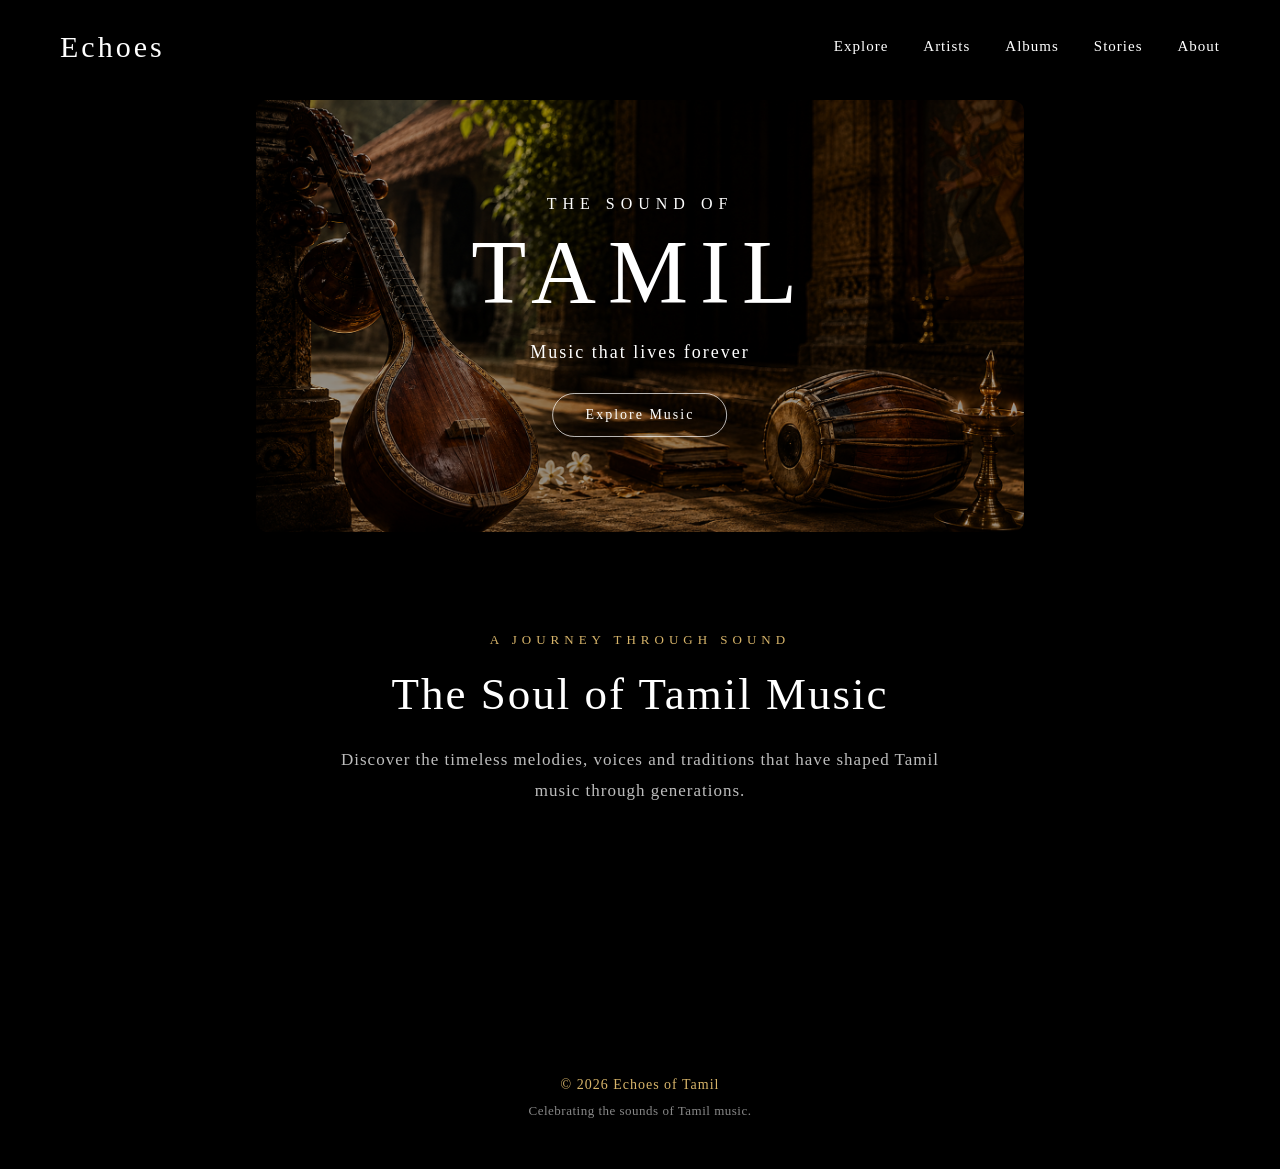
<file: index.html>
<!DOCTYPE html>
<html lang="en">

<head>
    <meta charset="UTF-8">
    <meta name="viewport" content="width=device-width, initial-scale=1.0">
    <title>Echoes of Tamil</title>
    <link rel="stylesheet" href="index.css">
</head>

<body>
    <header>
        <h2>Echoes</h2>
        <nav>
            <a href="explore.html">Explore</a>
            <a href="artists.html">Artists</a>
            <a href="albums.html">Albums</a>
            <a href="stories.html">Stories</a>
            <a href="about.html">About</a>
        </nav>
    </header>
    <section class="hero">
        <img src="Tamil - Copy.png" alt="Tamil Music">
        <div class="hero-content">
            <p class="small-title">THE SOUND OF</p>
            <h1>TAMIL</h1>
            <p class="tagline">Music that lives forever</p>
            <a href="explore.html">Explore Music</a>
        </div>
    </section>
    <section class="intro">
        <p class="intro-small">A JOURNEY THROUGH SOUND</p>
        <h2>The Soul of Tamil Music</h2>
        <p class="intro-text">
            Discover the timeless melodies, voices and traditions
            that have shaped Tamil music through generations.
        </p>

    </section>
    <footer>
        <p>© 2026 Echoes of Tamil</p>
        <p>Celebrating the sounds of Tamil music.</p>
    </footer>
</body>

</html>
</file>
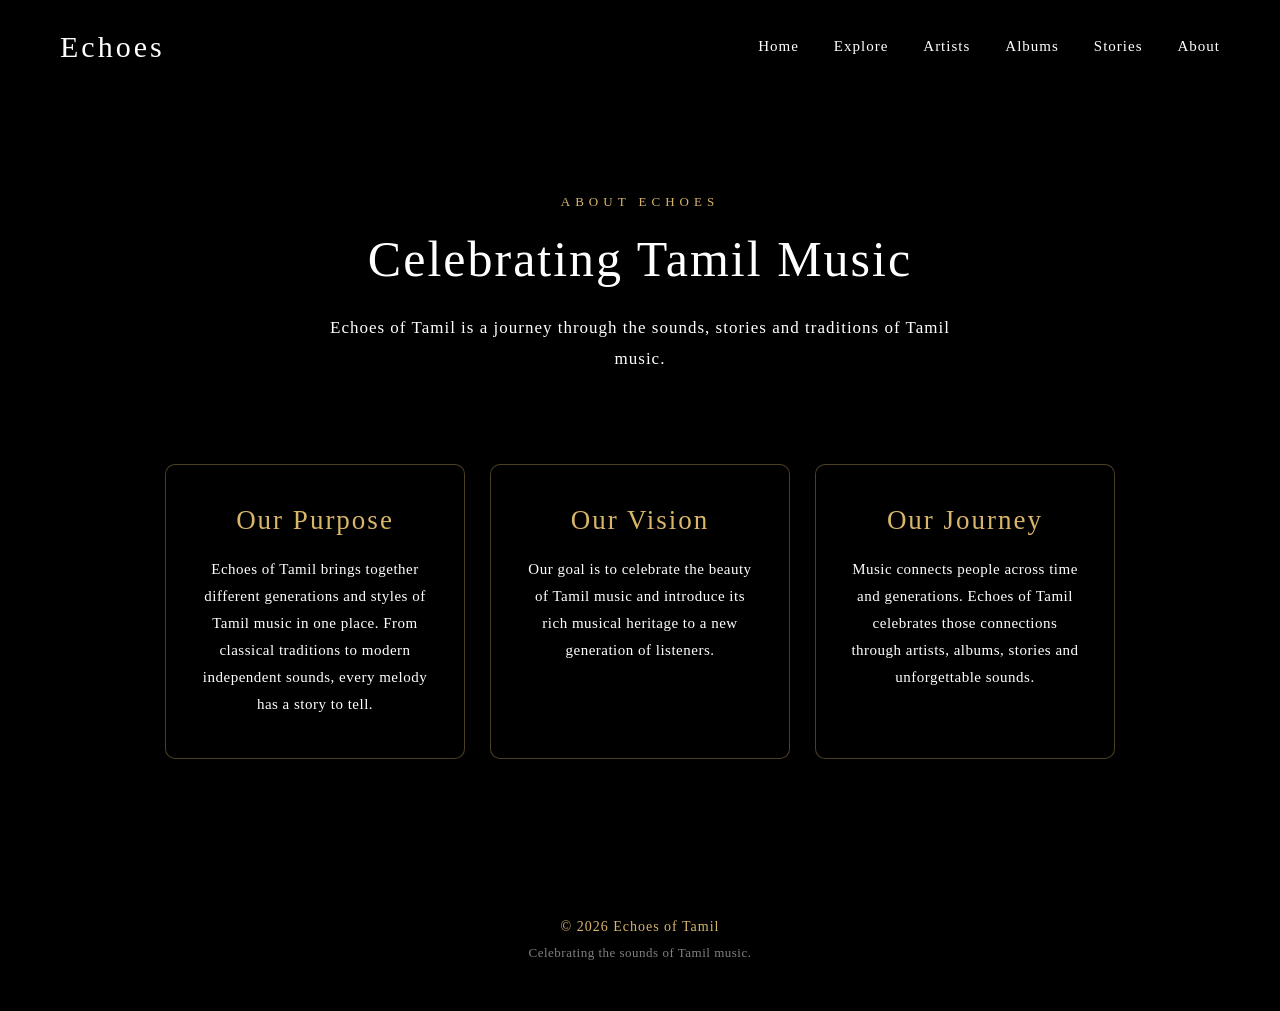
<file: about.html>
<!DOCTYPE html>
<html lang="en">

<head>
    <meta charset="UTF-8">
    <meta name="viewport" content="width=device-width, initial-scale=1.0">
    <title>About - Echoes of Tamil</title>
    <link rel="stylesheet" href="about.css">
</head>

<body>
    <header>
        <h2><a href="index.html">Echoes</a></h2>
        <nav>
            <a href="index.html">Home</a>
            <a href="explore.html">Explore</a>
            <a href="artists.html">Artists</a>
            <a href="albums.html">Albums</a>
            <a href="stories.html">Stories</a>
            <a href="about.html">About</a>
        </nav>
    </header>
    <section class="about-heading">
        <p>ABOUT ECHOES</p>
        <h1>Celebrating Tamil Music</h1>
        <p class="about-text">Echoes of Tamil is a journey through the sounds, stories and traditions of Tamil music.
        </p>
    </section>
    <section class="about-content">
        <div class="about-card">
            <h2>Our Purpose</h2>
            <p>Echoes of Tamil brings together different generations and styles of Tamil music in one place. From
                classical traditions to modern independent sounds, every melody has a story to tell.</p>
        </div>
        <div class="about-card">
            <h2>Our Vision</h2>
            <p>Our goal is to celebrate the beauty of Tamil music and introduce its rich musical heritage to a new
                generation of listeners.</p>
        </div>
        <div class="about-card">
            <h2>Our Journey</h2>
            <p>Music connects people across time and generations. Echoes of Tamil celebrates those connections through
                artists, albums, stories and unforgettable sounds.</p>
        </div>
    </section>
    <footer>
        <p>© 2026 Echoes of Tamil</p>
        <p>Celebrating the sounds of Tamil music.</p>
    </footer>
</body>

</html>
</file>
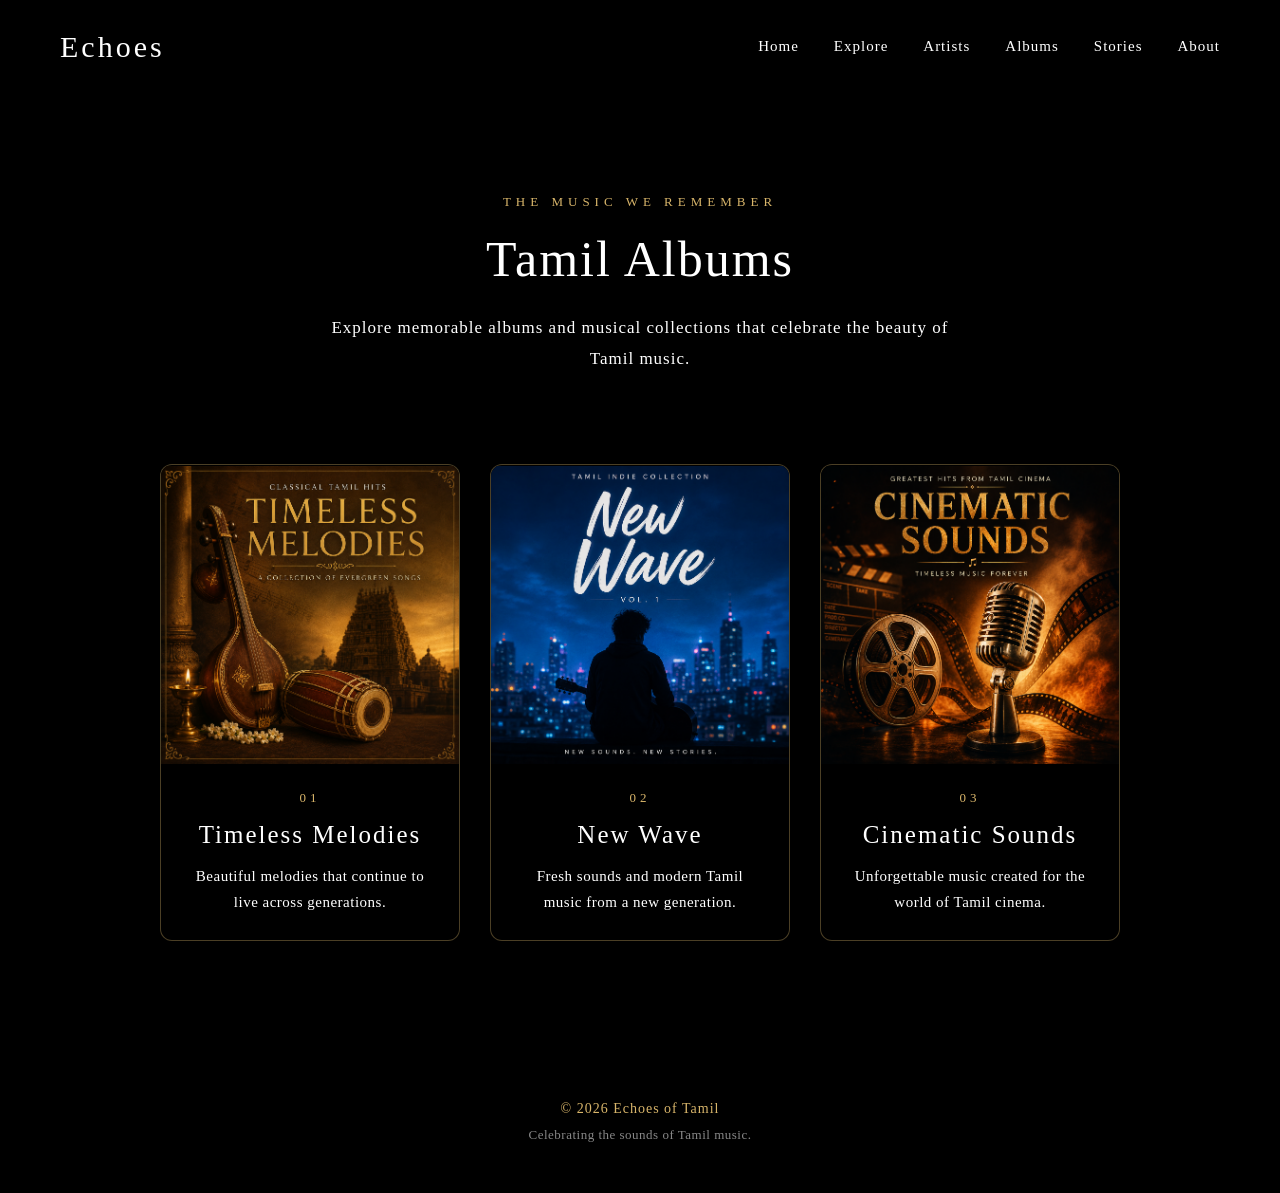
<file: albums.html>
<!DOCTYPE html>
<html lang="en">

<head>
    <meta charset="UTF-8">
    <meta name="viewport" content="width=device-width, initial-scale=1.0">
    <title>Albums - Echoes of Tamil</title>
    <link rel="stylesheet" href="album.css">
</head>

<body>
    <header>
        <h2><a href="index.html">Echoes</a></h2>
        <nav>
            <a href="index.html">Home</a>
            <a href="explore.html">Explore</a>
            <a href="artists.html">Artists</a>
            <a href="albums.html">Albums</a>
            <a href="stories.html">Stories</a>
            <a href="about.html">About</a>
        </nav>
    </header>
    <section class="albums-heading">
        <p>THE MUSIC WE REMEMBER</p>
        <h1>Tamil Albums</h1>
        <p class="albums-text">Explore memorable albums and musical collections that celebrate the beauty of Tamil
            music.</p>
    </section>
    <section class="albums">
        <div class="album-card">
            <img src="album1.png" alt="Tamil Album">
            <div class="album-content">
                <p class="album-number">01</p>
                <h2>Timeless Melodies</h2>
                <p>Beautiful melodies that continue to live across generations.</p>
            </div>
        </div>
        <div class="album-card">
            <img src="album2.png" alt="Tamil Album">
            <div class="album-content">
                <p class="album-number">02</p>
                <h2>New Wave</h2>
                <p>Fresh sounds and modern Tamil music from a new generation.</p>
            </div>
        </div>
        <div class="album-card">
            <img src="album3.png" alt="Tamil Album">
            <div class="album-content">
                <p class="album-number">03</p>
                <h2>Cinematic Sounds</h2>
                <p>Unforgettable music created for the world of Tamil cinema.</p>
            </div>
        </div>
    </section>
    <footer>
        <p>© 2026 Echoes of Tamil</p>
        <p>Celebrating the sounds of Tamil music.</p>
    </footer>
</body>

</html>
</file>
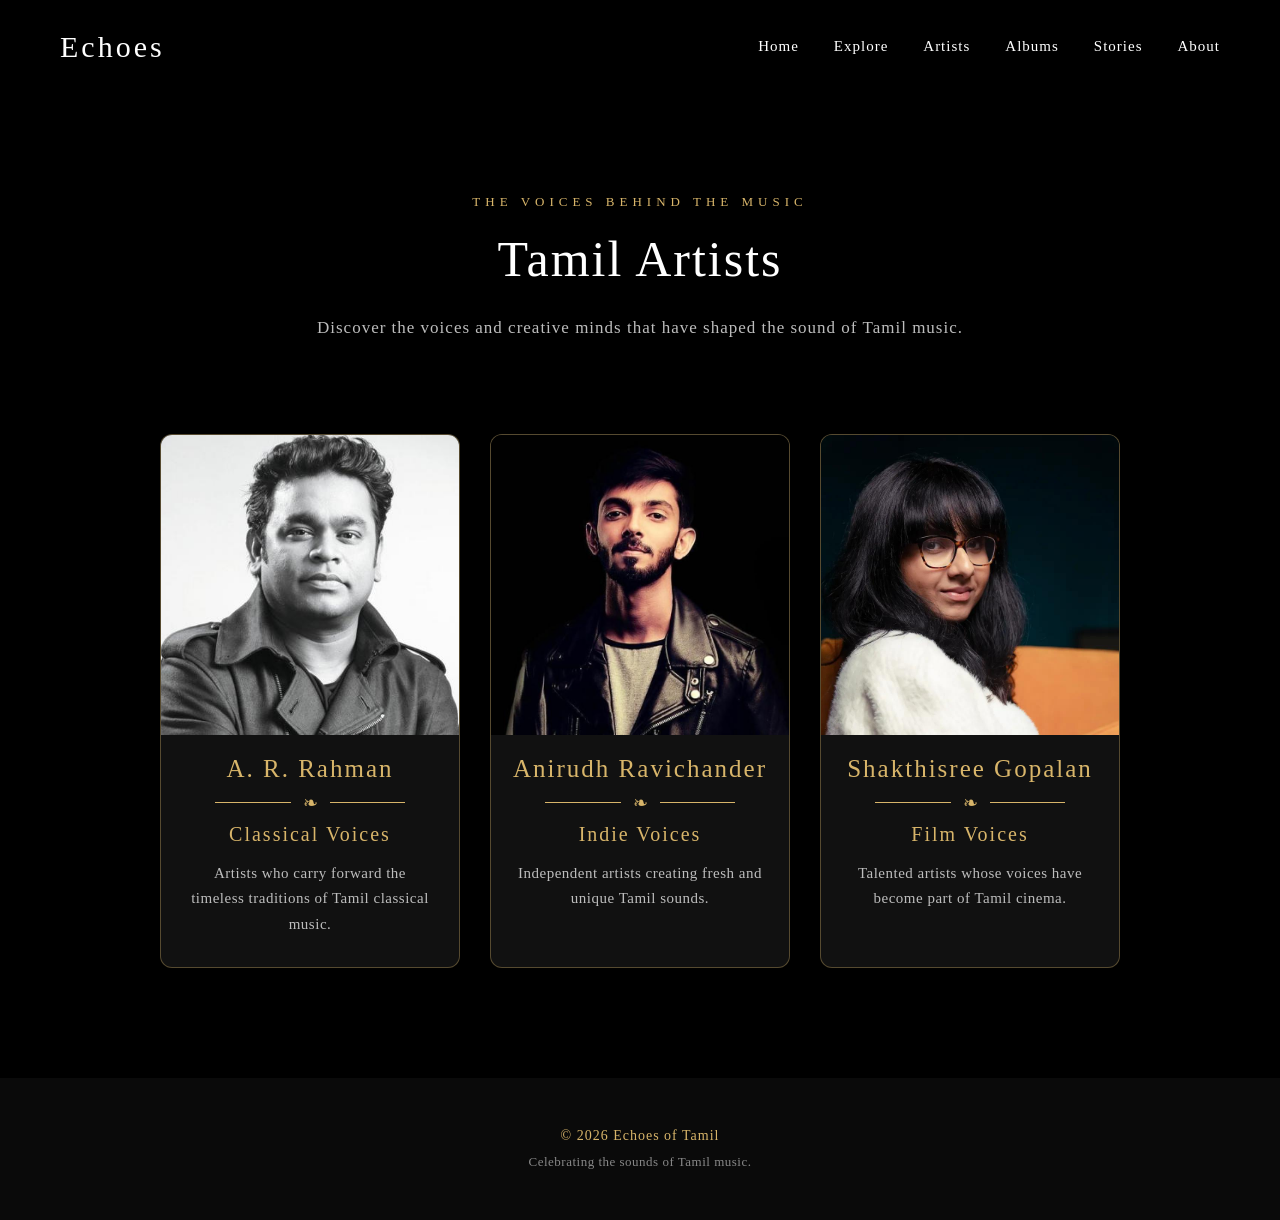
<file: artists.html>
<!DOCTYPE html>
<html lang="en">

<head>
    <meta charset="UTF-8">
    <meta name="viewport" content="width=device-width, initial-scale=1.0">
    <title>Artists - Echoes of Tamil</title>
    <link rel="stylesheet" href="artists.css">
</head>

<body>
    <header>
        <h2><a href="index.html">Echoes</a></h2>
        <nav>
            <a href="index.html">Home</a>
            <a href="explore.html">Explore</a>
            <a href="artists.html">Artists</a>
            <a href="albums.html">Albums</a>
            <a href="stories.html">Stories</a>
            <a href="about.html">About</a>
        </nav>
    </header>
    <main>
        <section class="artists-heading">
            <p>THE VOICES BEHIND THE MUSIC</p>
            <h1>Tamil Artists</h1>
            <p class="artists-text">Discover the voices and creative minds that have shaped the sound of Tamil music.
            </p>
        </section>
        <section class="artists">
            <div class="artist-card">
                <img src="artist1.jfif" alt="A. R. Rahman">
                <p class="artist-name">A. R. Rahman</p>
                <div class="artist-line">❧</div>
                <h2>Classical Voices</h2>
                <p>Artists who carry forward the timeless traditions of Tamil classical music.</p>
            </div>
            <div class="artist-card">
                <img src="artist2.jfif" alt="Anirudh Ravichander">
                <p class="artist-name">Anirudh Ravichander</p>
                <div class="artist-line">❧</div>
                <h2>Indie Voices</h2>
                <p>Independent artists creating fresh and unique Tamil sounds.</p>
            </div>
            <div class="artist-card">
                <img src="artist3.jfif" alt="Shreya Ghoshal">
                <p class="artist-name">Shakthisree Gopalan</p>
                <div class="artist-line">❧</div>
                <h2>Film Voices</h2>
                <p>Talented artists whose voices have become part of Tamil cinema.</p>
            </div>
        </section>
    </main>
    <footer>
        <p>© 2026 Echoes of Tamil</p>
        <p>Celebrating the sounds of Tamil music.</p>
    </footer>
</body>

</html>
</file>
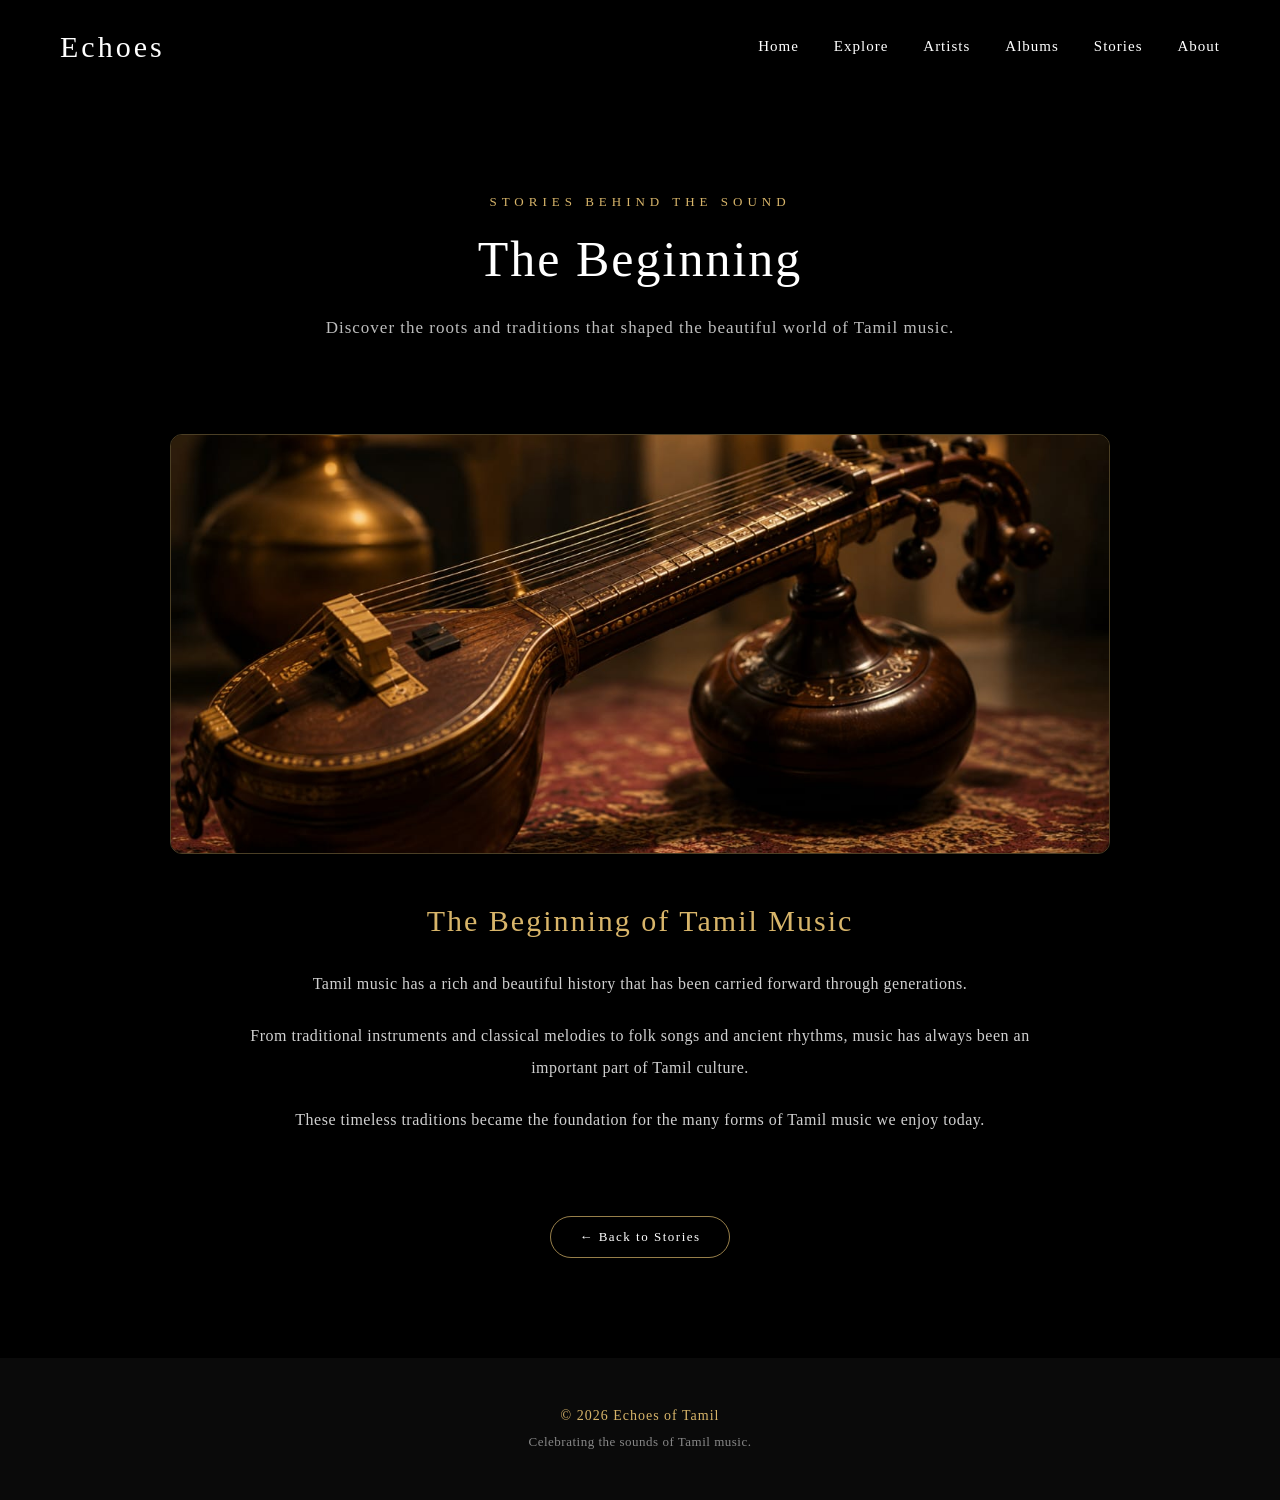
<file: beginning.html>
<!DOCTYPE html>
<html lang="en">

<head>
    <meta charset="UTF-8">
    <meta name="viewport" content="width=device-width, initial-scale=1.0">
    <title>The Beginning - Echoes of Tamil</title>
    <link rel="stylesheet" href="beginning.css">
</head>

<body>

    <header>
        <h2><a href="index.html">Echoes</a></h2>

        <nav>
            <a href="index.html">Home</a>
            <a href="explore.html">Explore</a>
            <a href="artists.html">Artists</a>
            <a href="albums.html">Albums</a>
            <a href="stories.html">Stories</a>
            <a href="about.html">About</a>
        </nav>
    </header>

    <main>

        <section class="story-heading">
            <p>STORIES BEHIND THE SOUND</p>
            <h1>The Beginning</h1>
            <p>
                Discover the roots and traditions that shaped the beautiful world of Tamil music.
            </p>
        </section>

        <section class="story-content">

            <img src="beginning1.jpeg" alt="The Beginning of Tamil Music">

            <div class="story-text">
                <h2>The Beginning of Tamil Music</h2>

                <p>
                    Tamil music has a rich and beautiful history that has been carried
                    forward through generations.
                </p>

                <p>
                    From traditional instruments and classical melodies to folk songs
                    and ancient rhythms, music has always been an important part of
                    Tamil culture.
                </p>

                <p>
                    These timeless traditions became the foundation for the many forms
                    of Tamil music we enjoy today.
                </p>
            </div>

        </section>

        <a class="back-button" href="stories.html">← Back to Stories</a>

    </main>

    <footer>
        <p>© 2026 Echoes of Tamil</p>
        <p>Celebrating the sounds of Tamil music.</p>
    </footer>

</body>

</html>
</file>
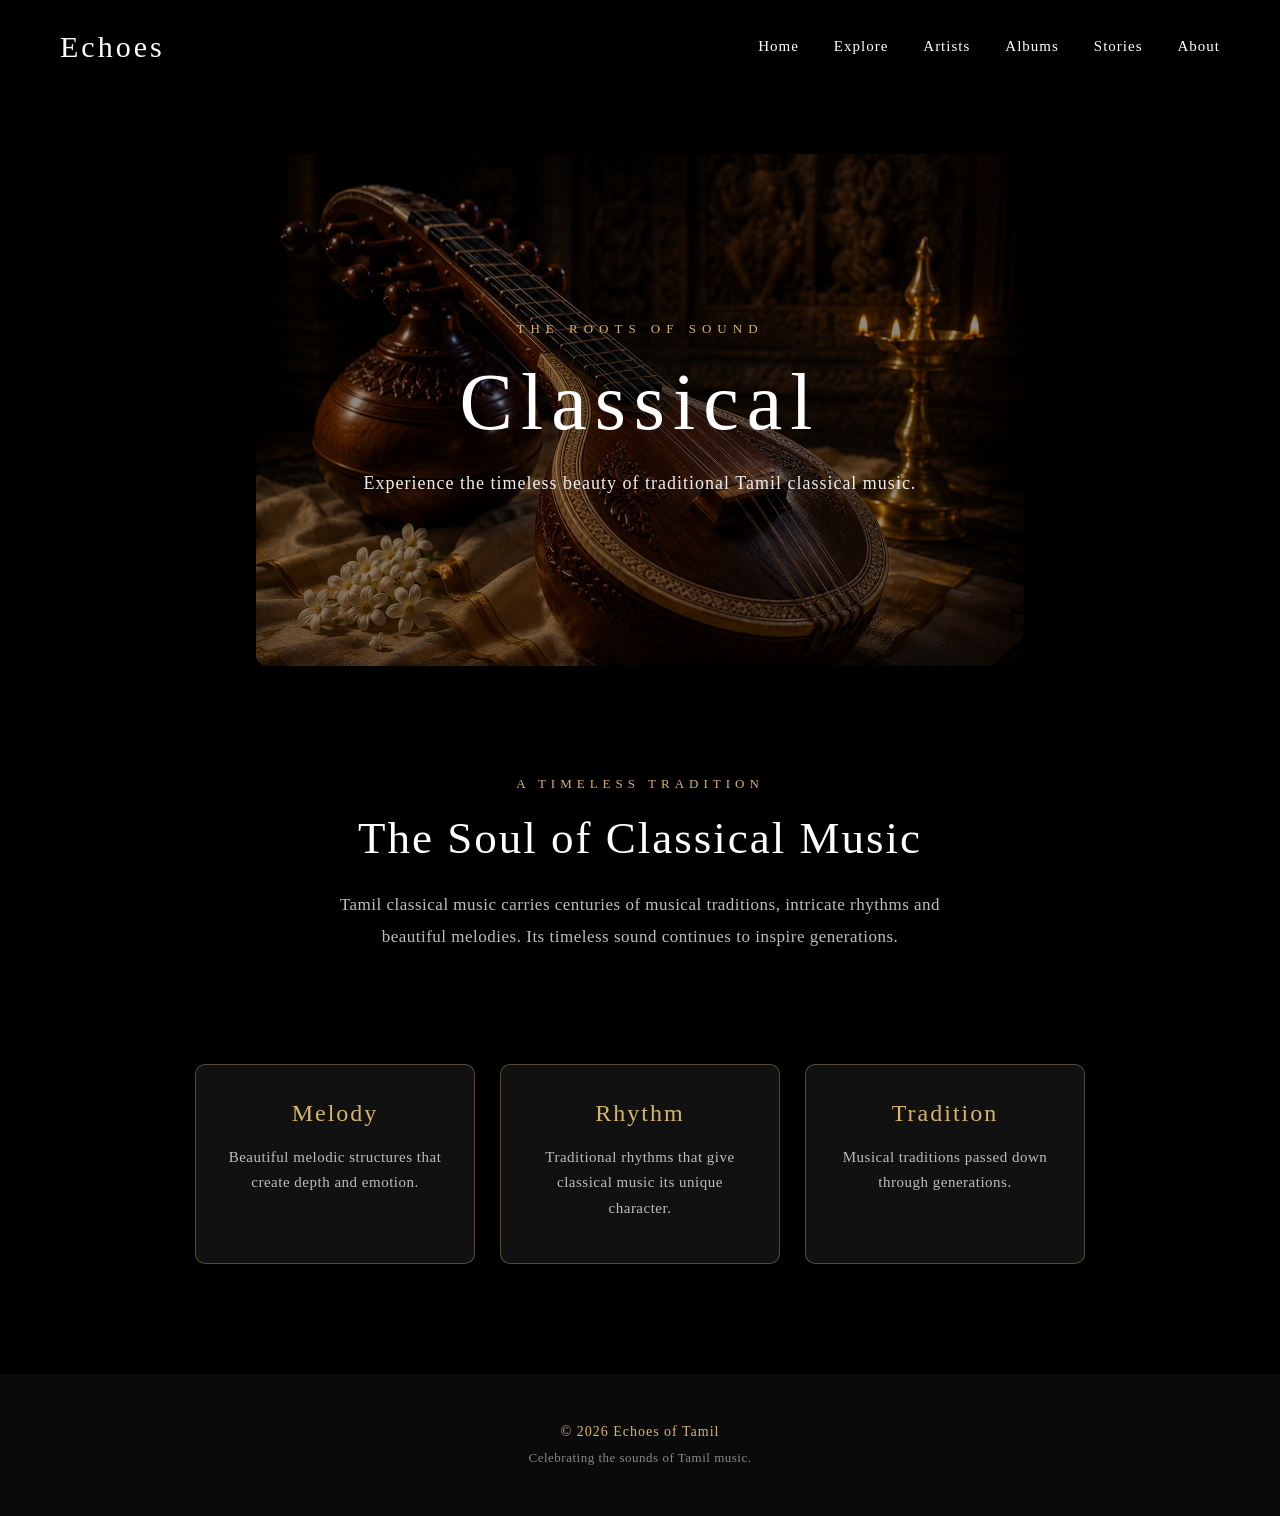
<file: classical.html>
<!DOCTYPE html>
<html lang="en">

<head>
    <meta charset="UTF-8">
    <meta name="viewport" content="width=device-width, initial-scale=1.0">
    <title>Classical Music - Echoes of Tamil</title>
    <link rel="stylesheet" href="classical.css">
</head>

<body>
    <header>
        <h2>
            <a href="index.html">Echoes</a>
        </h2>
        <nav>
            <a href="index.html">Home</a>
            <a href="explore.html">Explore</a>
            <a href="artists.html">Artists</a>
            <a href="albums.html">Albums</a>
            <a href="stories.html">Stories</a>
            <a href="about.html">About</a>
        </nav>
    </header>
    <main>
        <section class="classical-hero">
            <img src="classical.png" alt="Classical Tamil Music">
            <div class="classical-content">
                <p class="small-title">THE ROOTS OF SOUND</p>
                <h1>Classical</h1>
                <p>
                    Experience the timeless beauty of
                    traditional Tamil classical music.
                </p>
            </div>
        </section>
        <section class="about-classical">
            <p class="section-title">A TIMELESS TRADITION</p>
            <h2>The Soul of Classical Music</h2>
            <p class="description">
                Tamil classical music carries centuries of musical
                traditions, intricate rhythms and beautiful melodies.
                Its timeless sound continues to inspire generations.
            </p>
        </section>
        <section class="classical-features">
            <div class="feature-card">
                <h3>Melody</h3>
                <p>
                    Beautiful melodic structures that create
                    depth and emotion.
                </p>
            </div>
            <div class="feature-card">
                <h3>Rhythm</h3>
                <p>
                    Traditional rhythms that give classical
                    music its unique character.
                </p>
            </div>
            <div class="feature-card">
                <h3>Tradition</h3>
                <p>
                    Musical traditions passed down through
                    generations.
                </p>
            </div>
        </section>
    </main>
    <footer>
        <p>© 2026 Echoes of Tamil</p>
        <p>
            Celebrating the sounds of Tamil music.
        </p>
    </footer>

</body>

</html>
</file>
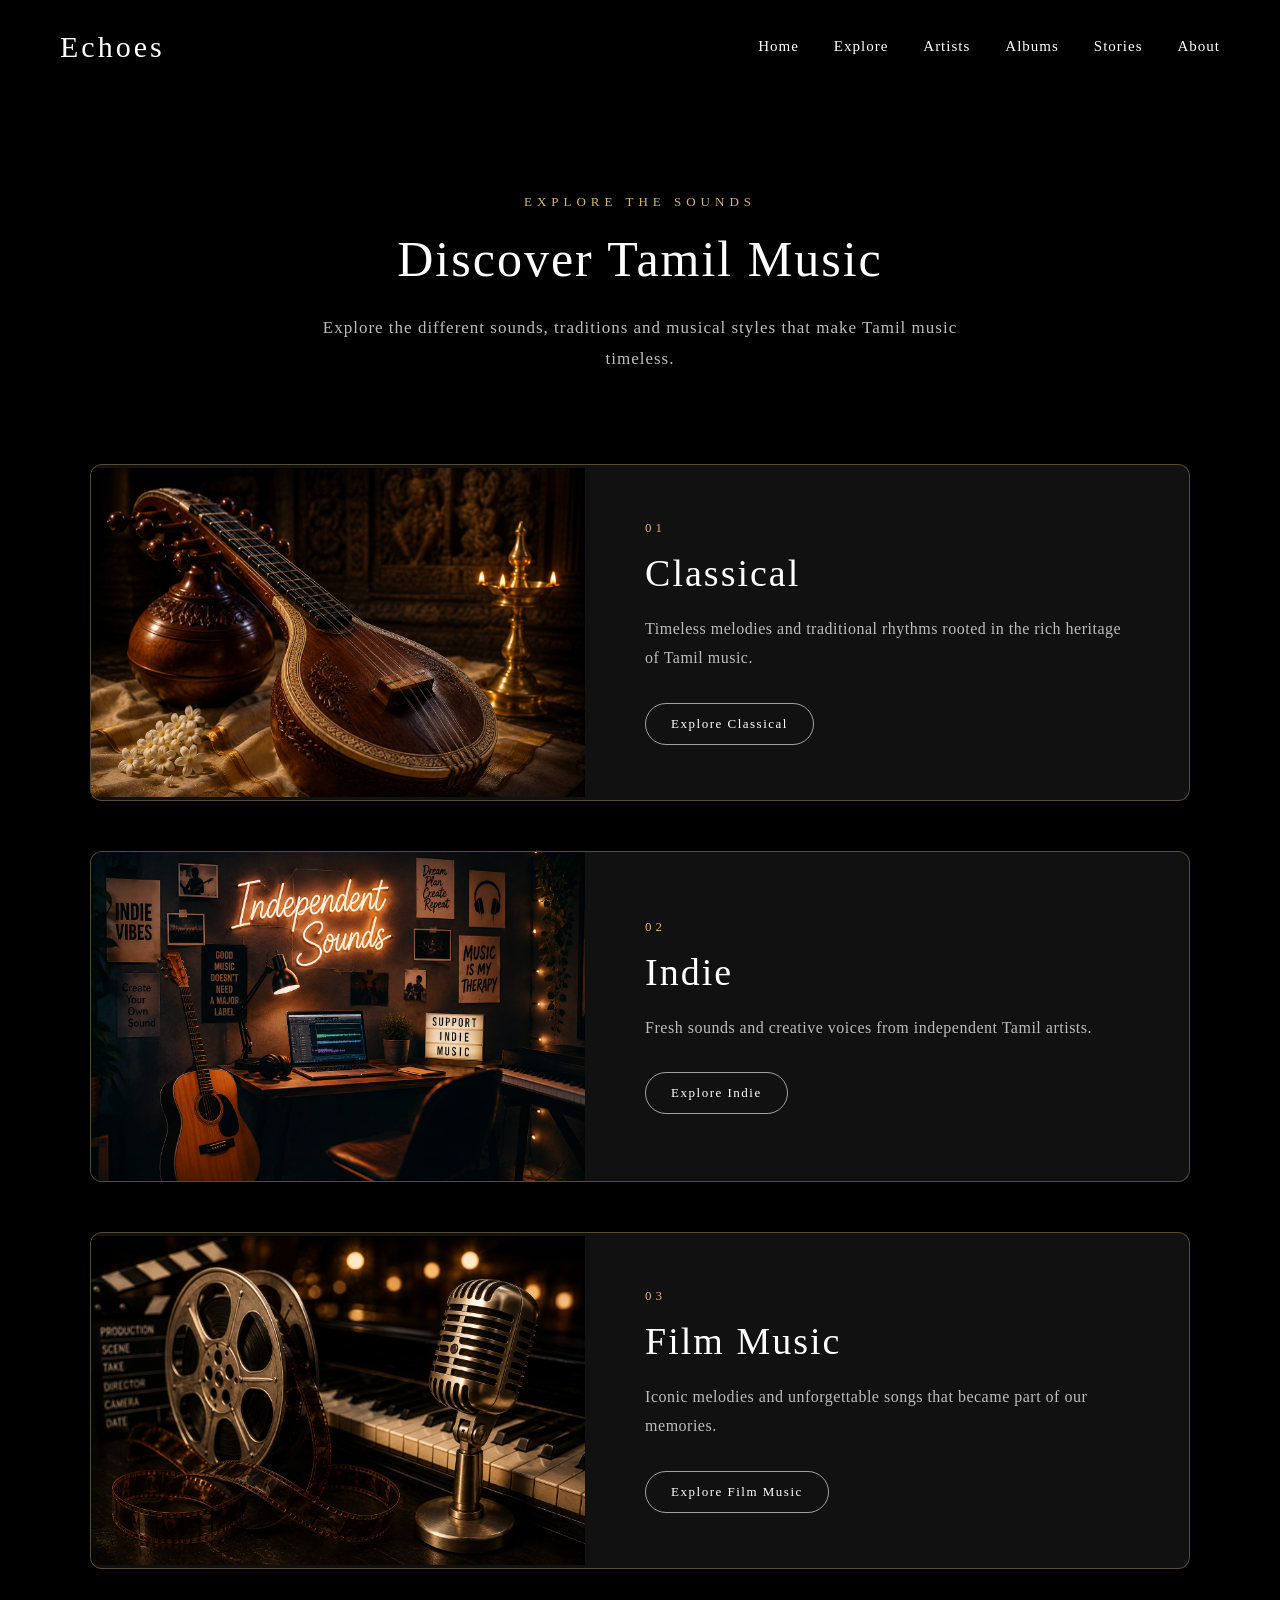
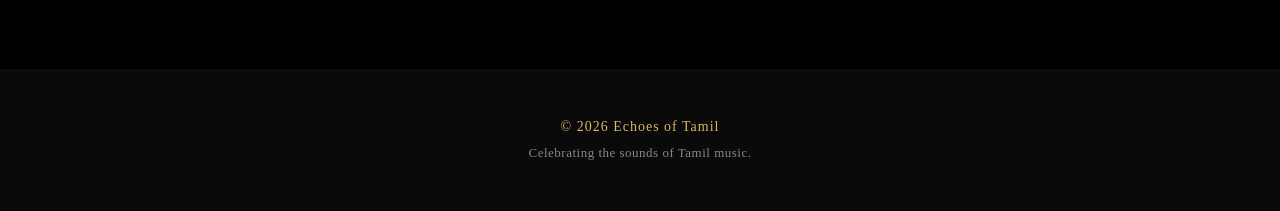
<file: explore.html>
<!DOCTYPE html>
<html lang="en">

<head>
    <meta charset="UTF-8">
    <meta name="viewport" content="width=device-width, initial-scale=1.0">
    <title>Explore - Echoes of Tamil</title>
    <link rel="stylesheet" href="explore.css">
</head>

<body>
    <header>
        <h2>
            <a href="index.html">Echoes</a>
        </h2>
        <nav>
            <a href="index.html">Home</a>
            <a href="explore.html">Explore</a>
            <a href="artists.html">Artists</a>
            <a href="albums.html">Albums</a>
            <a href="stories.html">Stories</a>
            <a href="about.html">About</a>
        </nav>
    </header>
    <section class="explore-heading">
        <p>EXPLORE THE SOUNDS</p>
        <h1>Discover Tamil Music</h1>
        <p class="explore-text">
            Explore the different sounds, traditions and musical
            styles that make Tamil music timeless.
        </p>
    </section>
    <section class="music-categories">
        <div class="music-card">
            <img src="classical.png" alt="Classical Tamil Music">
            <div class="card-content">
                <p class="card-number">01</p>
                <h2>Classical</h2>
                <p>
                    Timeless melodies and traditional rhythms
                    rooted in the rich heritage of Tamil music.
                </p>
                <a href="classical.html">Explore Classical</a>
            </div>
        </div>
        <div class="music-card">
            <img src="indie.png" alt="Indie Tamil Music">
            <div class="card-content">
                <p class="card-number">02</p>
                <h2>Indie</h2>
                <p>
                    Fresh sounds and creative voices from
                    independent Tamil artists.
                </p>
                <a href="indie.html">Explore Indie</a>
            </div>
        </div>
        <div class="music-card">
            <img src="film.png" alt="Tamil Film Music">
            <div class="card-content">
                <p class="card-number">03</p>
                <h2>Film Music</h2>
                <p>
                    Iconic melodies and unforgettable songs
                    that became part of our memories.
                </p>

                <a href="film.html">Explore Film Music</a>

            </div>

        </div>

    </section>


    <!-- Footer -->
    <footer>

        <p>© 2026 Echoes of Tamil</p>

        <p>
            Celebrating the sounds of Tamil music.
        </p>

    </footer>

</body>

</html>
</file>
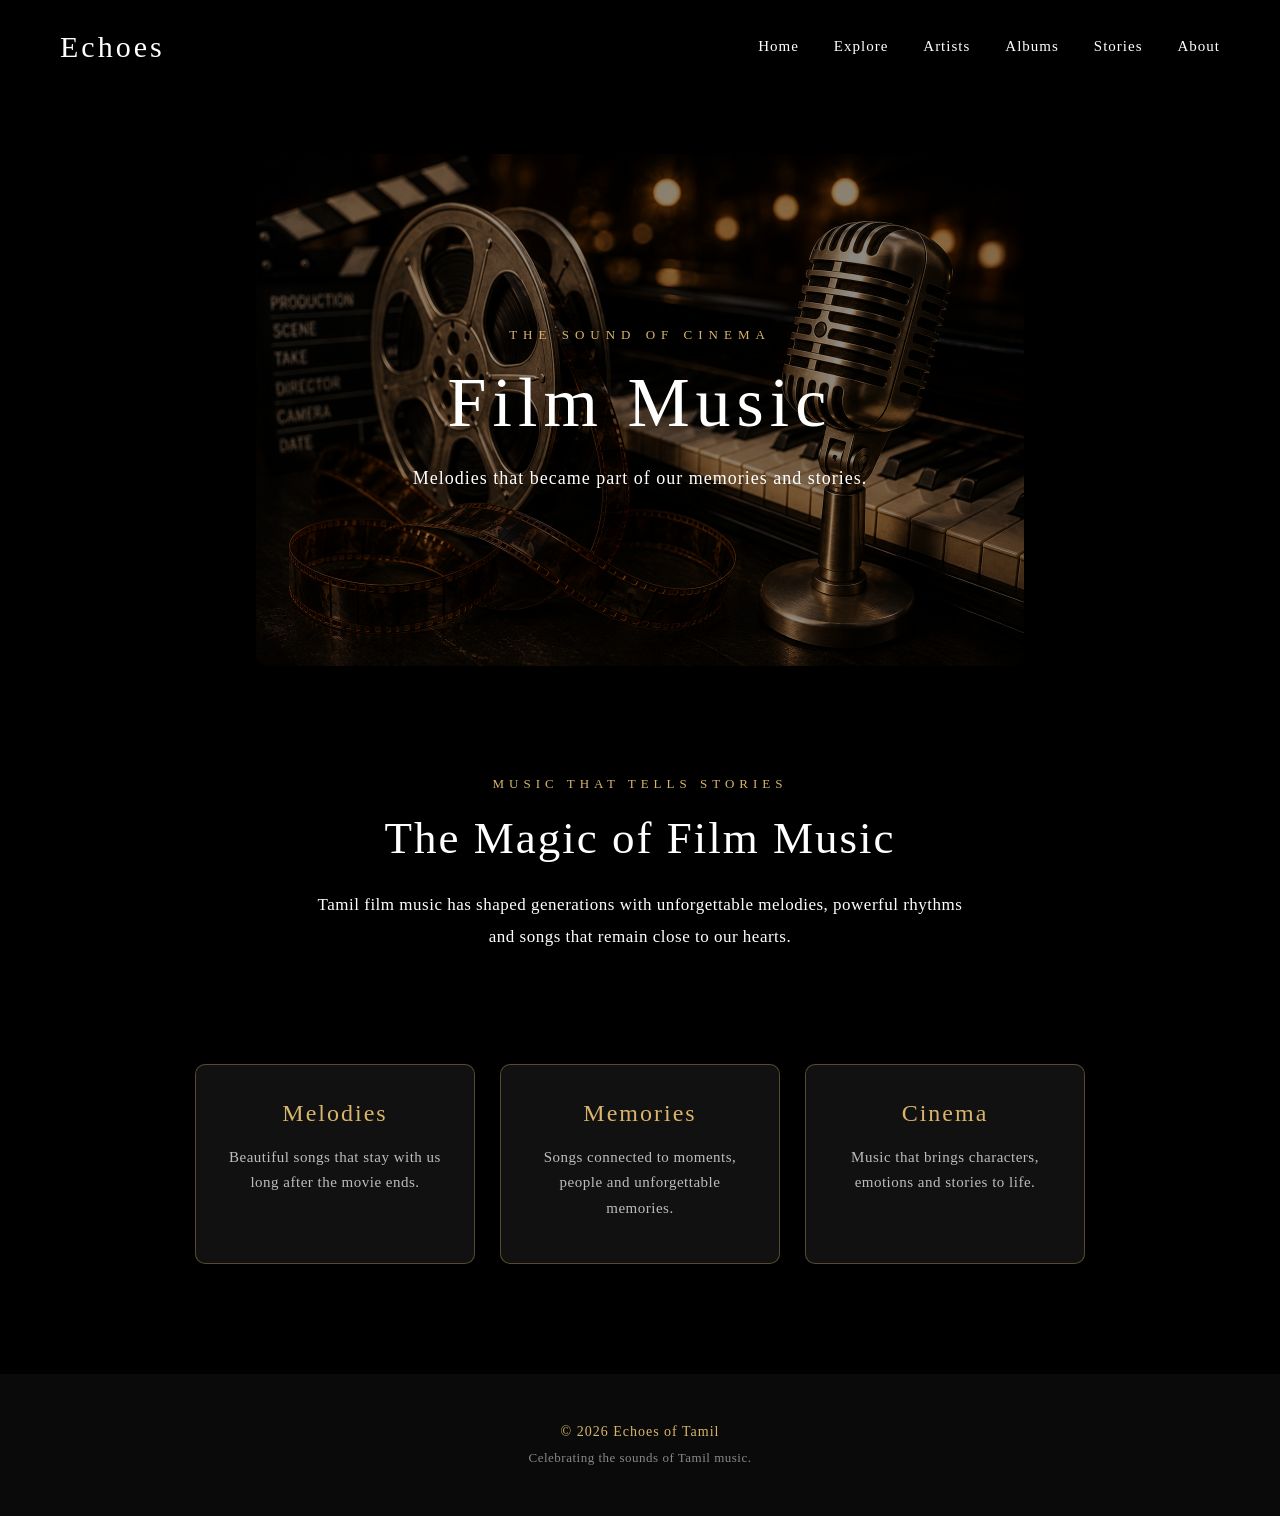
<file: film.html>
<!DOCTYPE html>
<html lang="en">

<head>
    <meta charset="UTF-8">
    <meta name="viewport" content="width=device-width, initial-scale=1.0">
    <title>Film Music - Echoes of Tamil</title>
    <link rel="stylesheet" href="film.css">
</head>

<body>
    <header>
        <h2>
            <a href="index.html">Echoes</a>
        </h2>
        <nav>
            <a href="index.html">Home</a>
            <a href="explore.html">Explore</a>
            <a href="artists.html">Artists</a>
            <a href="albums.html">Albums</a>
            <a href="stories.html">Stories</a>
            <a href="about.html">About</a>
        </nav>
    </header>
    <main>
        <section class="film-hero">
            <img src="film.png" alt="Tamil Film Music">
            <div class="film-content">
                <p class="small-title">THE SOUND OF CINEMA</p>
                <h1>Film Music</h1>
                <p>
                    Melodies that became part of our
                    memories and stories.
                </p>
            </div>
        </section>
        <section class="about-film">
            <p class="section-title">MUSIC THAT TELLS STORIES</p>
            <h2>The Magic of Film Music</h2>
            <p class="description">
                Tamil film music has shaped generations with
                unforgettable melodies, powerful rhythms and
                songs that remain close to our hearts.
            </p>
        </section>
        <section class="film-features">
            <div class="feature-card">
                <h3>Melodies</h3>
                <p>
                    Beautiful songs that stay with us
                    long after the movie ends.
                </p>
            </div>
            <div class="feature-card">
                <h3>Memories</h3>
                <p>
                    Songs connected to moments,
                    people and unforgettable memories.
                </p>
            </div>
            <div class="feature-card">
                <h3>Cinema</h3>
                <p>
                    Music that brings characters,
                    emotions and stories to life.
                </p>
            </div>
        </section>
    </main>
    <footer>
        <p>© 2026 Echoes of Tamil</p>
        <p>
            Celebrating the sounds of Tamil music.
        </p>
    </footer>
</body>

</html>
</file>
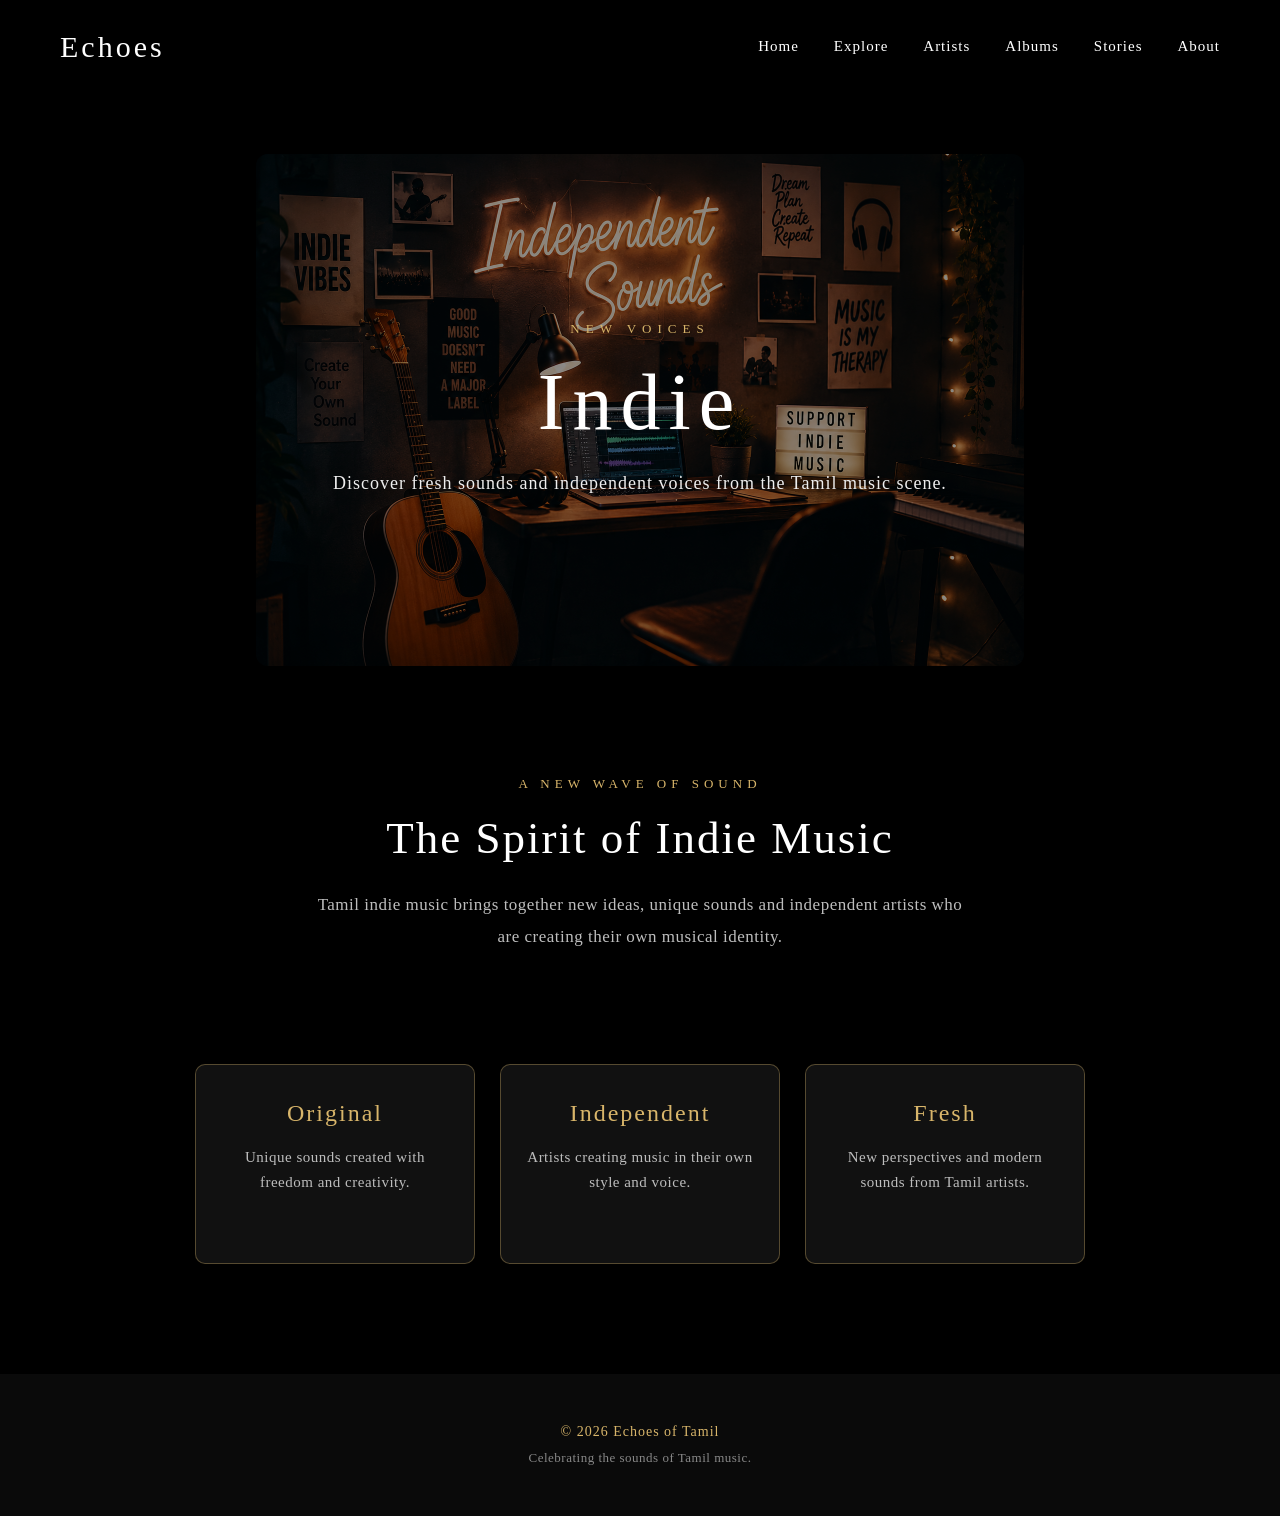
<file: indie.html>
<!DOCTYPE html>
<html lang="en">

<head>
    <meta charset="UTF-8">
    <meta name="viewport" content="width=device-width, initial-scale=1.0">
    <title>Indie Music - Echoes of Tamil</title>
    <link rel="stylesheet" href="indie.css">
</head>

<body>
    <header>
        <h2>
            <a href="index.html">Echoes</a>
        </h2>
        <nav>
            <a href="index.html">Home</a>
            <a href="explore.html">Explore</a>
            <a href="artists.html">Artists</a>
            <a href="albums.html">Albums</a>
            <a href="stories.html">Stories</a>
            <a href="about.html">About</a>
        </nav>
    </header>
    <main>
        <section class="indie-hero">
            <img src="indie.png" alt="Indie Tamil Music">
            <div class="indie-content">
                <p class="small-title">NEW VOICES</p>
                <h1>Indie</h1>
                <p>
                    Discover fresh sounds and independent
                    voices from the Tamil music scene.
                </p>
            </div>
        </section>
        <section class="about-indie">
            <p class="section-title">A NEW WAVE OF SOUND</p>
            <h2>The Spirit of Indie Music</h2>
            <p class="description">
                Tamil indie music brings together new ideas,
                unique sounds and independent artists who
                are creating their own musical identity.
            </p>
        </section>
        <section class="indie-features">
            <div class="feature-card">
                <h3>Original</h3>
                <p>
                    Unique sounds created with
                    freedom and creativity.
                </p>
            </div>
            <div class="feature-card">
                <h3>Independent</h3>
                <p>
                    Artists creating music in
                    their own style and voice.
                </p>
            </div>
            <div class="feature-card">
                <h3>Fresh</h3>
                <p>
                    New perspectives and modern
                    sounds from Tamil artists.
                </p>
            </div>
        </section>
    </main>
    <footer>
        <p>© 2026 Echoes of Tamil</p>
        <p>
            Celebrating the sounds of Tamil music.
        </p>
    </footer>
</body>

</html>
</file>
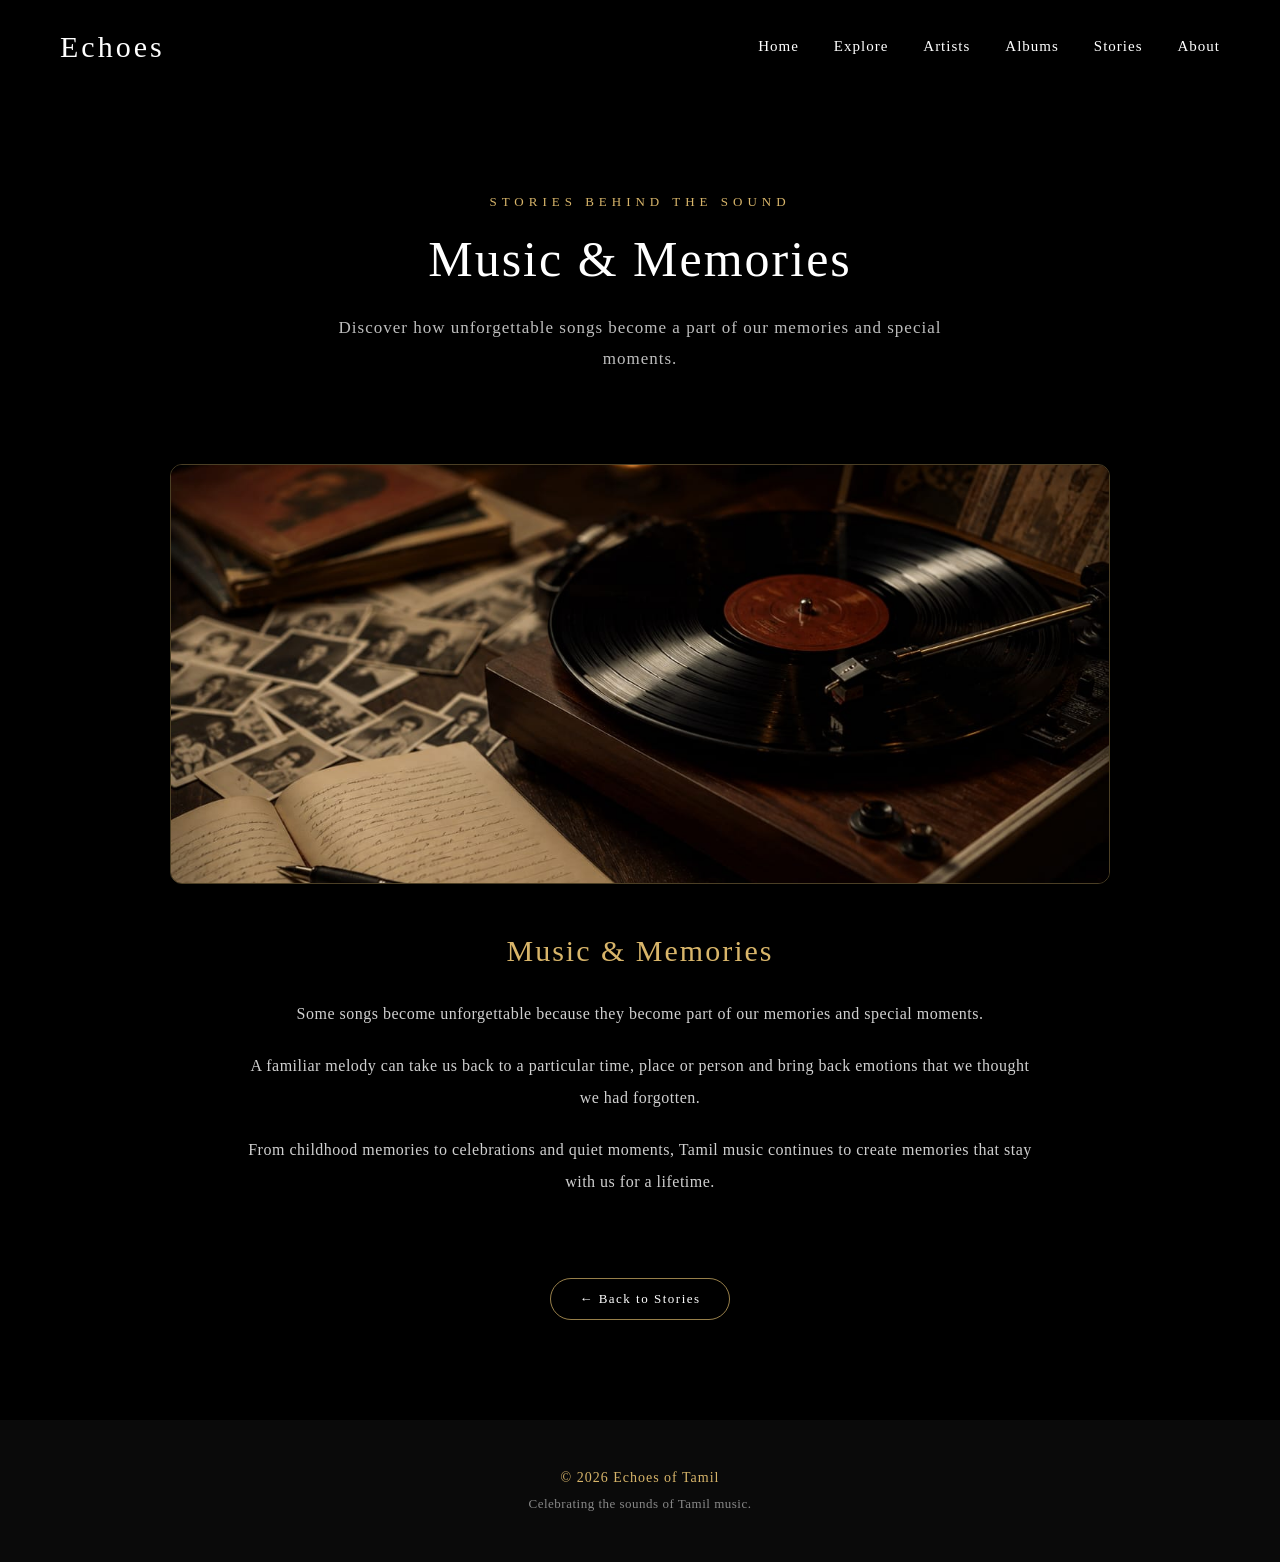
<file: Memories.html>
<!DOCTYPE html>
<html lang="en">

<head>
    <meta charset="UTF-8">
    <meta name="viewport" content="width=device-width, initial-scale=1.0">
    <title>Music & Memories - Echoes of Tamil</title>
    <link rel="stylesheet" href="memories.css">
</head>

<body>

    <header>
        <h2><a href="index.html">Echoes</a></h2>

        <nav>
            <a href="index.html">Home</a>
            <a href="explore.html">Explore</a>
            <a href="artists.html">Artists</a>
            <a href="albums.html">Albums</a>
            <a href="stories.html">Stories</a>
            <a href="about.html">About</a>
        </nav>
    </header>

    <main>

        <section class="story-heading">
            <p>STORIES BEHIND THE SOUND</p>

            <h1>Music & Memories</h1>

            <p>
                Discover how unforgettable songs become a part of our memories and special moments.
            </p>
        </section>

        <section class="story-content">

            <img src="memories.jpeg" alt="Music and Memories">

            <div class="story-text">

                <h2>Music & Memories</h2>

                <p>
                    Some songs become unforgettable because they become part of our
                    memories and special moments.
                </p>

                <p>
                    A familiar melody can take us back to a particular time, place or
                    person and bring back emotions that we thought we had forgotten.
                </p>

                <p>
                    From childhood memories to celebrations and quiet moments, Tamil
                    music continues to create memories that stay with us for a lifetime.
                </p>

            </div>

        </section>

        <a class="back-button" href="stories.html">← Back to Stories</a>

    </main>

    <footer>
        <p>© 2026 Echoes of Tamil</p>
        <p>Celebrating the sounds of Tamil music.</p>
    </footer>

</body>

</html>
</file>
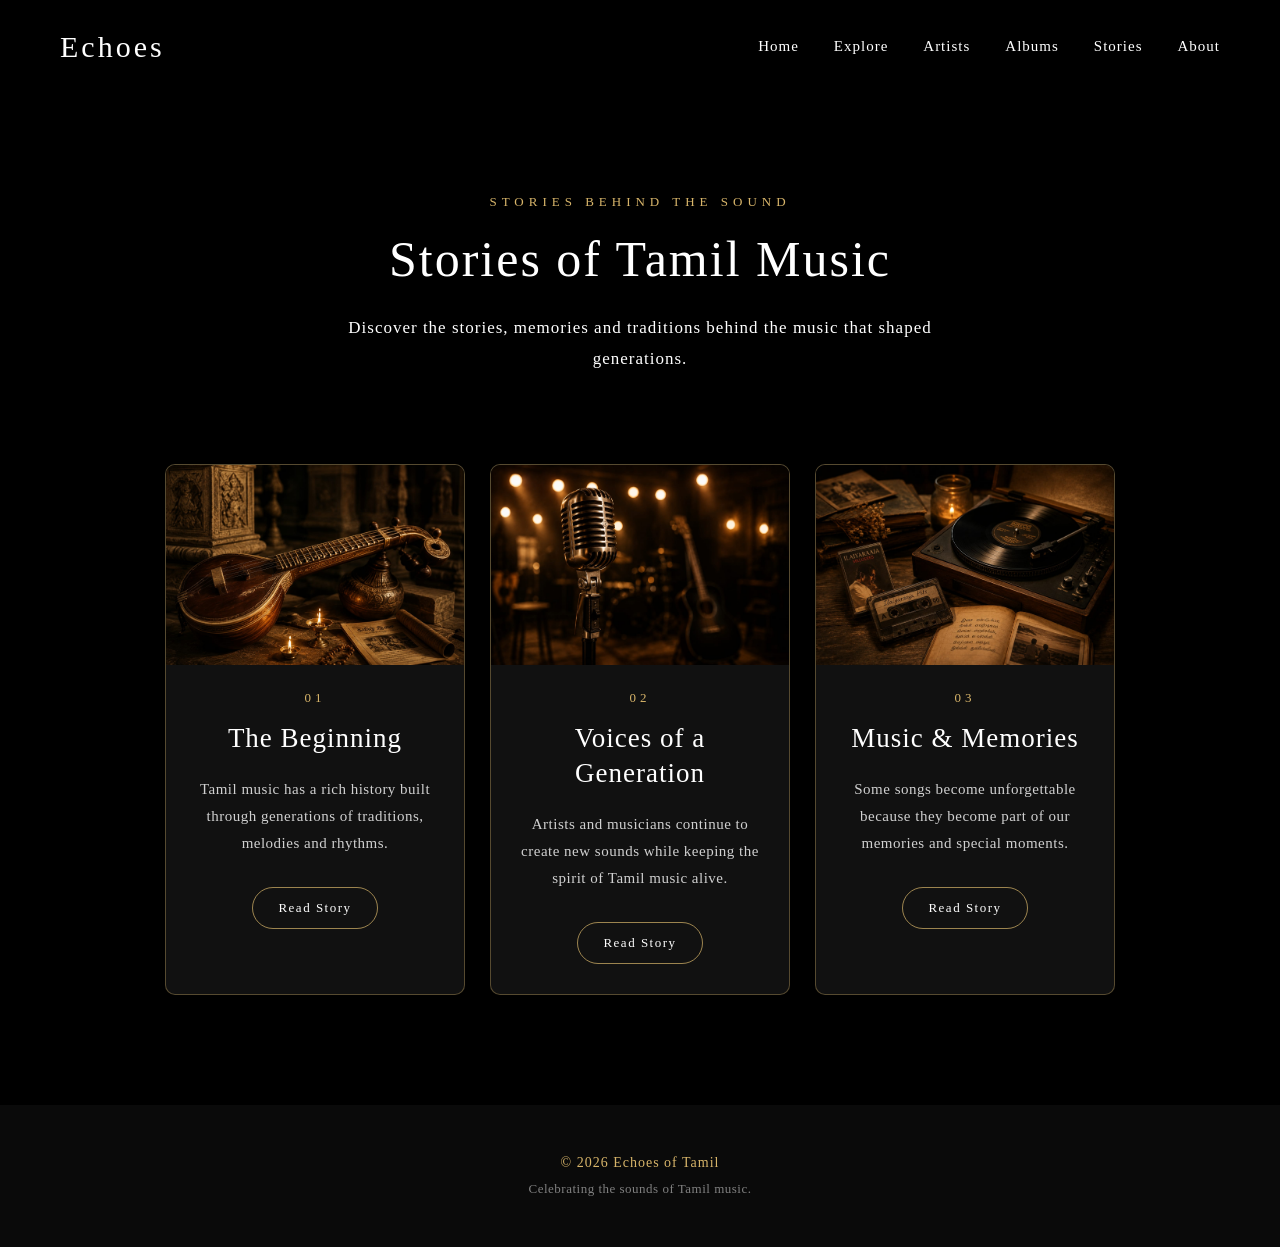
<file: stories.html>
<!DOCTYPE html>
<html lang="en">

<head>
    <meta charset="UTF-8">
    <meta name="viewport" content="width=device-width, initial-scale=1.0">
    <title>Stories - Echoes of Tamil</title>
    <link rel="stylesheet" href="stories.css">
</head>

<body>
    <header>
        <h2><a href="index.html">Echoes</a></h2>
        <nav>
            <a href="index.html">Home</a>
            <a href="explore.html">Explore</a>
            <a href="artists.html">Artists</a>
            <a href="albums.html">Albums</a>
            <a href="stories.html">Stories</a>
            <a href="about.html">About</a>
        </nav>
    </header>

    <section class="stories-heading">
        <p>STORIES BEHIND THE SOUND</p>
        <h1>Stories of Tamil Music</h1>
        <p class="stories-text">
            Discover the stories, memories and traditions behind the music that shaped generations.
        </p>
    </section>

    <section class="stories">
        <div class="story-card">
            <img src="begin.jpeg" alt="The Beginning">
            <div class="story-content">
                <p class="story-number">01</p>
                <h2>The Beginning</h2>
                <p>
                    Tamil music has a rich history built through generations of traditions, melodies and rhythms.
                </p>
                <a href="beginning.html">Read Story</a>
            </div>
        </div>

        <div class="story-card">
            <img src="voice.jpeg" alt="Voices of a Generation">
            <div class="story-content">
                <p class="story-number">02</p>
                <h2>Voices of a Generation</h2>
                <p>
                    Artists and musicians continue to create new sounds while keeping the spirit of Tamil music alive.
                </p>
                <a href="voices.html">Read Story</a>
            </div>
        </div>

        <div class="story-card">
            <img src="Memory.jpeg" alt="Music and Memories">
            <div class="story-content">
                <p class="story-number">03</p>
                <h2>Music &amp; Memories</h2>
                <p>
                    Some songs become unforgettable because they become part of our memories and special moments.
                </p>
                <a href="Memories.html">Read Story</a>
            </div>
        </div>
    </section>

    <footer>
        <p>© 2026 Echoes of Tamil</p>
        <p>Celebrating the sounds of Tamil music.</p>
    </footer>
</body>

</html>
</file>
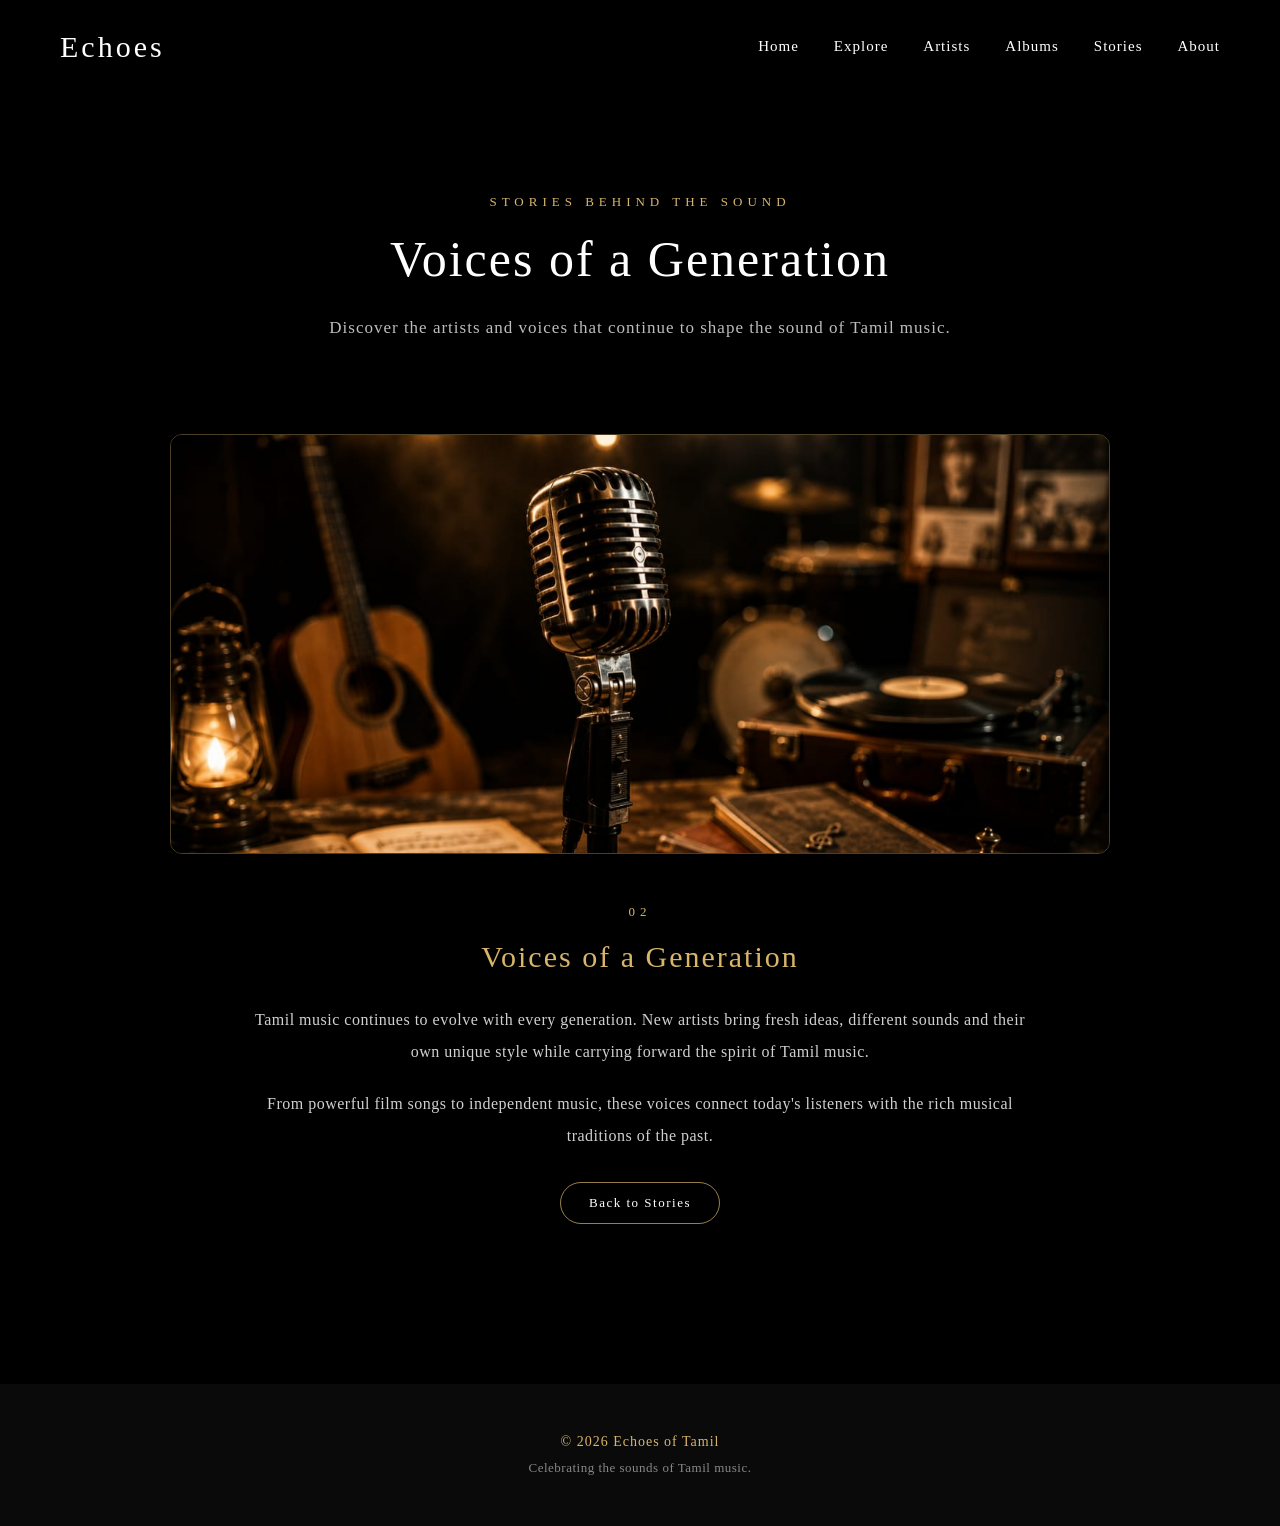
<file: voices.html>
<!DOCTYPE html>
<html lang="en">

<head>
    <meta charset="UTF-8">
    <meta name="viewport" content="width=device-width, initial-scale=1.0">
    <title>Voices of a Generation - Echoes of Tamil</title>
    <link rel="stylesheet" href="voices.css">
</head>

<body>

    <header>
        <h2><a href="index.html">Echoes</a></h2>

        <nav>
            <a href="index.html">Home</a>
            <a href="explore.html">Explore</a>
            <a href="artists.html">Artists</a>
            <a href="albums.html">Albums</a>
            <a href="stories.html">Stories</a>
            <a href="about.html">About</a>
        </nav>
    </header>

    <main>

        <section class="voice-heading">
            <p>STORIES BEHIND THE SOUND</p>

            <h1>Voices of a Generation</h1>

            <p class="voice-text">
                Discover the artists and voices that continue to shape the sound of Tamil music.
            </p>
        </section>

        <section class="voice-story">

            <div class="voice-image">
                <img src="voicess.jpeg" alt="Voices of a Generation">
            </div>

            <div class="voice-content">
                <p class="story-number">02</p>

                <h2>Voices of a Generation</h2>

                <p>
                    Tamil music continues to evolve with every generation. New artists bring
                    fresh ideas, different sounds and their own unique style while carrying
                    forward the spirit of Tamil music.
                </p>

                <p>
                    From powerful film songs to independent music, these voices connect
                    today's listeners with the rich musical traditions of the past.
                </p>

                <a href="stories.html">Back to Stories</a>
            </div>

        </section>

    </main>

    <footer>
        <p>© 2026 Echoes of Tamil</p>
        <p>Celebrating the sounds of Tamil music.</p>
    </footer>

</body>

</html>
</file>
<file: index.css>
* {
    margin: 0;
    padding: 0;
    box-sizing: border-box;
}

body {
    min-height: 100vh;
    background-color: black;
    font-family: Georgia, "Times New Roman", serif;
}

header {
    position: absolute;
    top: 0;
    left: 0;
    width: 100%;
    padding: 30px 60px;
    display: flex;
    justify-content: space-between;
    align-items: center;
    background: rgba(0, 0, 0, 0.15);
    z-index: 10;
}

header h2 {
    color: white;
    font-size: 30px;
    font-weight: 500;
    letter-spacing: 3px;
}

nav {
    display: flex;
    gap: 35px;
}

nav a {
    position: relative;
    color: white;
    text-decoration: none;
    font-size: 15px;
    font-weight: 500;
    letter-spacing: 1px;
    transition: 0.3s ease;
}

nav a:hover {
    color: #d8b56a;
}

nav a::after {
    content: "";
    display: block;
    width: 0;
    height: 2px;
    background: gold;
    transition: 0.3s ease;
}

nav a:hover::after {
    width: 100%;
}

.hero {
    position: relative;
    width: 60%;
    height: auto;
    margin: 100px auto 0;
    overflow: hidden;
    border-radius: 12px;
}

.hero-content>a {
    display: inline-block;
    padding: 13px 32px;
    color: white;
    background: transparent;
    border: 1px solid rgba(255, 255, 255, 0.7);
    border-radius: 30px;
    text-decoration: none;
    font-size: 14px;
    letter-spacing: 2px;
    transition: 0.3s ease;
}

.hero-content>a:hover {
    background-color: #d8b56a;
    border-color: #d8b56a;
    color: black;
}

.hero img {
    width: 100%;
    height: auto;
    object-fit: contain;
    display: block;
}

.hero::after {
    content: "";
    position: absolute;
    top: 0;
    left: 0;
    width: 100%;
    height: 100%;
    background: rgba(0, 0, 0, 0.25);
}

.hero-content {
    position: absolute;
    top: 50%;
    left: 50%;
    transform: translate(-50%, -50%);
    text-align: center;
    color: white;
    z-index: 2;
}

.hero-content h1 {
    margin: 8px 0 18px;
    color: white;
    font-size: 90px;
    font-weight: 500;
    letter-spacing: 12px;
    text-transform: uppercase;
}

.small-title {
    margin: 0;
    color: white;
    font-size: 16px;
    font-weight: 500;
    letter-spacing: 6px;
    text-transform: uppercase;
}

.tagline {
    margin: 0 0 30px;
    color: white;
    font-size: 18px;
    font-weight: 400;
    letter-spacing: 2px;
}

.intro {
    min-height: 55vh;
    background-color: black;
    color: white;
    text-align: center;
    padding: 100px 20px;
}

.intro-small {
    color: #d8b56a;
    font-size: 13px;
    letter-spacing: 5px;
    margin-bottom: 20px;
}

.intro h2 {
    color: white;
    font-size: 45px;
    font-weight: 500;
    letter-spacing: 2px;
    margin-bottom: 25px;
}

.intro-text {
    max-width: 600px;
    margin: 0 auto;
    color: #bdbdbd;
    font-size: 17px;
    line-height: 1.8;
    letter-spacing: 1px;
}

.music-categories {
    display: flex;
    flex-wrap: wrap;
    justify-content: center;
    gap: 25px;
    padding: 100px 60px;
    background-color: black;

}

.category-heading {
    width: 100%;
    text-align: center;
    margin-bottom: 25px;
}

.category-heading p {
    color: #d8b56a;
    font-size: 13px;
    letter-spacing: 5px;
    margin-bottom: 15px;
}

.category-heading h2 {
    color: white;
    font-size: 40px;
    font-weight: 500;
    letter-spacing: 2px;
}

.music-card {
    width: 280px;
    padding: 35px 25px;
    min-height: 360px;
    background-color: #111;
    border: 1px solid rgba(216, 181, 106, 0.35);
    border-radius: 10px;
    text-align: center;
    color: white;
    transition: 0.3s ease;
}

.music-card h3 {
    color: #d8b56a;
    font-size: 25px;
    font-weight: 500;
    letter-spacing: 2px;
    margin-bottom: 20px;
}

.music-card p {
    color: #bdbdbd;
    font-size: 15px;
    line-height: 1.7;
    letter-spacing: 0.5px;
    max-width: 220px;
    margin: 0 auto;
}

.music-card:hover {
    transform: translateY(-8px);
    border-color: #d8b56a;
    box-shadow: 0 10px 30px rgba(216, 181, 106, 0.15);
}

.music-card img {
    width: 100%;
    height: 180px;
    object-fit: contain;
    display: block;
    margin-bottom: 20px;
    border-radius: 8px;
}

.music-card:hover img {
    transform: scale(1.05);
}

footer {
    padding: 50px 20px;
    background-color: black;
    text-align: center;
    color: #888;
}

footer p:first-child {
    color: #d8b56a;
    font-size: 14px;
    letter-spacing: 1px;
    margin-bottom: 10px;
}

footer p:last-child {
    font-size: 13px;
    letter-spacing: 0.5px;
}
</file>
<file: about.css>
* {
    margin: 0;
    padding: 0;
    box-sizing: border-box;
}

body {
    min-height: 100vh;
    background-color: black;
    color: white;
    font-family: Georgia, "Times New Roman", serif;
}

header {
    width: 100%;
    padding: 30px 60px;
    display: flex;
    justify-content: space-between;
    align-items: center;
    background-color: black;
}

header h2 a {
    color: white;
    text-decoration: none;
    font-size: 30px;
    font-weight: 500;
    letter-spacing: 3px;
}

nav {
    display: flex;
    gap: 35px;
}

nav a {
    position: relative;
    color: white;
    text-decoration: none;
    font-size: 15px;
    font-weight: 500;
    letter-spacing: 1px;
    transition: 0.3s ease;
}

nav a:hover {
    color: #d8b56a;
}

nav a::after {
    content: "";
    display: block;
    width: 0;
    height: 2px;
    background-color: #d8b56a;
    transition: 0.3s ease;
}

nav a:hover::after {
    width: 100%;
}

.about-heading {
    text-align: center;
    padding: 100px 20px 70px;
}

.about-heading > p:first-child {
    color: #d8b56a;
    font-size: 13px;
    letter-spacing: 5px;
    margin-bottom: 20px;
}

.about-heading h1 {
    color: white;
    font-size: 50px;
    font-weight: 500;
    letter-spacing: 2px;
    margin-bottom: 25px;
}

.about-text {
    max-width: 650px;
    margin: 0 auto;
    color: white;
    font-size: 17px;
    line-height: 1.8;
    letter-spacing: 1px;
}

.about-content {
    display: flex;
    justify-content: center;
    gap: 25px;
    padding: 20px 60px 110px;
}

.about-card {
    width: 300px;
    min-height: 260px;
    padding: 40px 30px;
    background-color: black;
    border: 1px solid rgba(216, 181, 106, 0.35);
    border-radius: 10px;
    text-align: center;
    transition: 0.3s ease;
}

.about-card:hover {
    transform: translateY(-8px);
    border-color: #d8b56a;
    box-shadow: 0 10px 30px rgba(216, 181, 106, 0.12);
}

.about-card h2 {
    color: #d8b56a;
    font-size: 27px;
    font-weight: 500;
    letter-spacing: 2px;
    margin-bottom: 20px;
}

.about-card p {
    color: white;
    font-size: 15px;
    line-height: 1.8;
    letter-spacing: 0.5px;
}

footer {
    padding: 50px 20px;
    background-color: black;
    text-align: center;
    color: grey;
}

footer p:first-child {
    color: #d8b56a;
    font-size: 14px;
    letter-spacing: 1px;
    margin-bottom: 10px;
}

footer p:last-child {
    font-size: 13px;
    letter-spacing: 0.5px;
}
</file>
<file: album.css>
* {
    margin: 0;
    padding: 0;
    box-sizing: border-box;
}

body {
    min-height: 100vh;
    background-color: black;
    color: white;
    font-family: Georgia, "Times New Roman", serif;
}

header {
    width: 100%;
    padding: 30px 60px;
    display: flex;
    justify-content: space-between;
    align-items: center;
    background-color: black;
}

header h2 a {
    color: white;
    text-decoration: none;
    font-size: 30px;
    font-weight: 500;
    letter-spacing: 3px;
}

nav {
    display: flex;
    gap: 35px;
}

nav a {
    position: relative;
    color: white;
    text-decoration: none;
    font-size: 15px;
    font-weight: 500;
    letter-spacing: 1px;
    transition: 0.3s ease;
}

nav a:hover {
    color: gold;
}

nav a::after {
    content: "";
    display: block;
    width: 0;
    height: 2px;
    background-color: goldenrod;
    transition: 0.3s ease;
}

nav a:hover::after {
    width: 100%;
}

.albums-heading {
    text-align: center;
    padding: 100px 20px 70px;
}

.albums-heading > p:first-child {
    color: #d8b56a;
    font-size: 13px;
    letter-spacing: 5px;
    margin-bottom: 20px;
}

.albums-heading h1 {
    color: white;
    font-size: 50px;
    font-weight: 500;
    letter-spacing: 2px;
    margin-bottom: 25px;
}

.albums-text {
    max-width: 650px;
    margin: 0 auto;
    color: white;
    font-size: 17px;
    line-height: 1.8;
    letter-spacing: 1px;
}

.albums {
    display: flex;
    justify-content: center;
    gap: 30px;
    padding: 20px 60px 110px;
}

.album-card {
    width: 300px;
    min-height: 460px;
    background-color: black;
    border: 1px solid rgba(216, 181, 106, 0.35);
    border-radius: 12px;
    overflow: hidden;
    transition: 0.3s ease;
}

.album-card:hover {
    transform: translateY(-8px);
    border-color: #d8b56a;
    box-shadow: 0 15px 35px rgba(216, 181, 106, 0.12);
}

.album-card img {
    width: 100%;
    height: 300px;
    object-fit: contain;
    display: block;
}

.album-content {
    padding: 25px;
    text-align: center;
}

.album-number {
    color: #d8b56a;
    font-size: 13px;
    letter-spacing: 4px;
    margin-bottom: 15px;
}

.album-content h2 {
    color: white;
    font-size: 25px;
    font-weight: 500;
    letter-spacing: 2px;
    margin-bottom: 15px;
}

.album-content p:last-child {
    color: white;
    font-size: 15px;
    line-height: 1.7;
    letter-spacing: 0.5px;
}

footer {
    padding: 50px 20px;
    background-color: black;
    text-align: center;
    color: #888;
}

footer p:first-child {
    color: #d8b56a;
    font-size: 14px;
    letter-spacing: 1px;
    margin-bottom: 10px;
}

footer p:last-child {
    font-size: 13px;
    letter-spacing: 0.5px;
}
</file>
<file: artists.css>
* {
    margin: 0;
    padding: 0;
    box-sizing: border-box;
}

body {
    min-height: 100vh;
    background-color: black;
    color: white;
    font-family: Georgia, "Times New Roman", serif;
}

header {
    width: 100%;
    padding: 30px 60px;
    display: flex;
    justify-content: space-between;
    align-items: center;
    background-color: black;
}

header h2 a {
    color: white;
    text-decoration: none;
    font-size: 30px;
    font-weight: 500;
    letter-spacing: 3px;
}

nav {
    display: flex;
    gap: 35px;
}

nav a {
    position: relative;
    color: white;
    text-decoration: none;
    font-size: 15px;
    font-weight: 500;
    letter-spacing: 1px;
    transition: 0.3s ease;
}

nav a:hover {
    color: #d8b56a;
}

nav a::after {
    content: "";
    display: block;
    width: 0;
    height: 2px;
    background-color: #d8b56a;
    transition: 0.3s ease;
}

nav a:hover::after {
    width: 100%;
}

.artists-heading {
    text-align: center;
    padding: 100px 20px 70px;
}

.artists-heading > p:first-child {
    color: #d8b56a;
    font-size: 13px;
    letter-spacing: 5px;
    margin-bottom: 20px;
}

.artists-heading h1 {
    color: white;
    font-size: 50px;
    font-weight: 500;
    letter-spacing: 2px;
    margin-bottom: 25px;
}

.artists-text {
    max-width: 650px;
    margin: 0 auto;
    color: #bdbdbd;
    font-size: 17px;
    line-height: 1.8;
    letter-spacing: 1px;
}

.artists {
    display: flex;
    justify-content: center;
    gap: 30px;
    padding: 20px 60px 110px;
}

.artist-card {
    width: 300px;
    min-height: 480px;
    background-color: #111;
    border: 1px solid rgba(216, 181, 106, 0.35);
    border-radius: 12px;
    overflow: hidden;
    text-align: center;
    transition: 0.3s ease;
}

.artist-card:hover {
    transform: translateY(-8px);
    border-color: #d8b56a;
    box-shadow: 0 15px 35px rgba(216, 181, 106, 0.12);
}

.artist-card img {
    width: 100%;
    height: 300px;
    object-fit: cover;
    display: block;
}

.artist-name {
    color: #d8b56a;
    font-size: 25px;
    font-weight: 500;
    letter-spacing: 2px;
    margin: 20px 20px 10px;
}

.artist-line {
    width: 190px;
    height: 20px;
    margin: 0 auto 10px;
    display: flex;
    align-items: center;
    justify-content: center;
    color: #d8b56a;
    font-size: 18px;
}

.artist-line::before,
.artist-line::after {
    content: "";
    flex: 1;
    height: 1px;
    background-color: #d8b56a;
}

.artist-line::before {
    margin-right: 12px;
}

.artist-line::after {
    margin-left: 12px;
}

.artist-card h2 {
    color: #d8b56a;
    font-size: 20px;
    font-weight: 500;
    letter-spacing: 2px;
    margin: 0 20px 15px;
}

.artist-card p:not(.artist-name) {
    color: #bdbdbd;
    font-size: 15px;
    line-height: 1.7;
    letter-spacing: 0.5px;
    padding: 0 25px 30px;
}

footer {
    padding: 50px 20px;
    background-color: #0a0a0a;
    text-align: center;
    color: #888;
}

footer p:first-child {
    color: #d8b56a;
    font-size: 14px;
    letter-spacing: 1px;
    margin-bottom: 10px;
}

footer p:last-child {
    font-size: 13px;
    letter-spacing: 0.5px;
}
</file>
<file: beginning.css>
* {
    margin: 0;
    padding: 0;
    box-sizing: border-box;
}

body {
    min-height: 100vh;
    background-color: black;
    color: white;
    font-family: Georgia, "Times New Roman", serif;
}

header {
    width: 100%;
    padding: 30px 60px;
    display: flex;
    justify-content: space-between;
    align-items: center;
    background-color: black;
}

header h2 a {
    color: white;
    text-decoration: none;
    font-size: 30px;
    font-weight: 500;
    letter-spacing: 3px;
}

nav {
    display: flex;
    gap: 35px;
}

nav a {
    position: relative;
    color: white;
    text-decoration: none;
    font-size: 15px;
    font-weight: 500;
    letter-spacing: 1px;
    transition: 0.3s ease;
}

nav a:hover {
    color: #d8b56a;
}

nav a::after {
    content: "";
    display: block;
    width: 0;
    height: 2px;
    background-color: #d8b56a;
    transition: 0.3s ease;
}

nav a:hover::after {
    width: 100%;
}

.story-heading {
    text-align: center;
    padding: 100px 20px 70px;
}

.story-heading > p:first-child {
    color: #d8b56a;
    font-size: 13px;
    letter-spacing: 5px;
    margin-bottom: 20px;
}

.story-heading h1 {
    color: white;
    font-size: 50px;
    font-weight: 500;
    letter-spacing: 2px;
    margin-bottom: 25px;
}

.story-heading p:last-child {
    max-width: 650px;
    margin: 0 auto;
    color: #bdbdbd;
    font-size: 17px;
    line-height: 1.8;
    letter-spacing: 1px;
}

.story-content {
    max-width: 1000px;
    margin: 0 auto;
    padding: 20px 30px 60px;
}

.story-content img {
    width: 100%;
    height: 420px;
    object-fit: cover;
    display: block;
    border-radius: 12px;
    border: 1px solid rgba(216, 181, 106, 0.35);
    margin-bottom: 50px;
}

.story-text {
    max-width: 800px;
    margin: 0 auto;
    text-align: center;
}

.story-text h2 {
    color: #d8b56a;
    font-size: 30px;
    font-weight: 500;
    letter-spacing: 2px;
    margin-bottom: 30px;
}

.story-text p {
    color: #d0d0d0;
    font-size: 16px;
    line-height: 2;
    letter-spacing: 0.5px;
    margin-bottom: 20px;
}

.back-button {
    display: block;
    width: fit-content;
    margin: 0 auto 100px;
    padding: 12px 28px;
    color: white;
    background-color: transparent;
    border: 1px solid rgba(216, 181, 106, 0.7);
    border-radius: 25px;
    text-decoration: none;
    font-size: 13px;
    letter-spacing: 1.5px;
    transition: 0.3s ease;
}

.back-button:hover {
    background-color: #d8b56a;
    border-color: #d8b56a;
    color: black;
}

footer {
    padding: 50px 20px;
    background-color: #0a0a0a;
    text-align: center;
    color: #888;
}

footer p:first-child {
    color: #d8b56a;
    font-size: 14px;
    letter-spacing: 1px;
    margin-bottom: 10px;
}

footer p:last-child {
    font-size: 13px;
    letter-spacing: 0.5px;
}
</file>
<file: classical.css>
* {
    margin: 0;
    padding: 0;
    box-sizing: border-box;
}

body {
    min-height: 100vh;
    background-color: black;
    color: white;
    font-family: Georgia, "Times New Roman", serif;
}

header {
    width: 100%;
    padding: 30px 60px;
    display: flex;
    justify-content: space-between;
    align-items: center;
    background-color: black;
}

header h2 a {
    color: white;
    text-decoration: none;
    font-size: 30px;
    font-weight: 500;
    letter-spacing: 3px;
}

nav {
    display: flex;
    gap: 35px;
}

nav a {
    position: relative;
    color: white;
    text-decoration: none;
    font-size: 15px;
    font-weight: 500;
    letter-spacing: 1px;
    transition: 0.3s ease;
}

nav a:hover {
    color: #d8b56a;
}

nav a::after {
    content: "";
    display: block;
    width: 0;
    height: 2px;
    background-color: #d8b56a;
    transition: 0.3s ease;
}

nav a:hover::after {
    width: 100%;
}


.classical-hero {
    width: 60%;
    margin: 60px auto 0;
    position: relative;
    overflow: hidden;
    border-radius: 12px;
}

.classical-hero img {
    width: 100%;
    height: auto;
    display: block;
    object-fit: contain;
}

.classical-hero::after {
    content: "";
    position: absolute;
    top: 0;
    left: 0;
    width: 100%;
    height: 100%;
    background: rgba(0, 0, 0, 0.45);
}

.classical-content {
    position: absolute;
    top: 50%;
    left: 50%;
    transform: translate(-50%, -50%);
    width: 80%;
    text-align: center;
    z-index: 2;
}

.small-title {
    color: #d8b56a;
    font-size: 13px;
    letter-spacing: 6px;
    margin-bottom: 20px;
}

.classical-content h1 {
    color: white;
    font-size: 80px;
    font-weight: 500;
    letter-spacing: 8px;
    margin-bottom: 20px;
}

.classical-content>p:last-child {
    color: #eeeeee;
    font-size: 18px;
    line-height: 1.7;
    letter-spacing: 1px;
}

.about-classical {
    text-align: center;
    padding: 110px 20px 80px;
}

.section-title {
    color: #d8b56a;
    font-size: 13px;
    letter-spacing: 5px;
    margin-bottom: 20px;
}

.about-classical h2 {
    color: white;
    font-size: 45px;
    font-weight: 500;
    letter-spacing: 2px;
    margin-bottom: 25px;
}

.description {
    max-width: 650px;
    margin: 0 auto;
    color: #bdbdbd;
    font-size: 17px;
    line-height: 1.9;
    letter-spacing: 0.5px;
}

.classical-features {
    display: flex;
    justify-content: center;
    gap: 25px;
    padding: 30px 60px 110px;
}

.feature-card {
    width: 280px;
    min-height: 200px;
    padding: 35px 25px;
    background-color: #111;
    border: 1px solid rgba(216, 181, 106, 0.35);
    border-radius: 10px;
    text-align: center;
    transition: 0.3s ease;
}

.feature-card:hover {
    transform: translateY(-8px);
    border-color: #d8b56a;
    box-shadow: 0 10px 30px rgba(216, 181, 106, 0.12);
}

.feature-card h3 {
    color: #d8b56a;
    font-size: 24px;
    font-weight: 500;
    letter-spacing: 2px;
    margin-bottom: 18px;
}

.feature-card p {
    color: #bdbdbd;
    font-size: 15px;
    line-height: 1.7;
    letter-spacing: 0.5px;
}


footer {
    padding: 50px 20px;
    background-color: #0a0a0a;
    text-align: center;
    color: #888;
}

footer p:first-child {
    color: #d8b56a;
    font-size: 14px;
    letter-spacing: 1px;
    margin-bottom: 10px;
}

footer p:last-child {
    font-size: 13px;
    letter-spacing: 0.5px;
}
</file>
<file: explore.css>
* {
    margin: 0;
    padding: 0;
    box-sizing: border-box;
}

body {
    min-height: 100vh;
    background-color: black;
    color: white;
    font-family: Georgia, "Times New Roman", serif;
}

header {
    width: 100%;
    padding: 30px 60px;
    display: flex;
    justify-content: space-between;
    align-items: center;
    background-color: black;
}

header h2 a {
    color: white;
    text-decoration: none;
    font-size: 30px;
    font-weight: 500;
    letter-spacing: 3px;
}

nav {
    display: flex;
    gap: 35px;
}

nav a {
    position: relative;
    color: white;
    text-decoration: none;
    font-size: 15px;
    font-weight: 500;
    letter-spacing: 1px;
    transition: 0.3s ease;
}

nav a:hover {
    color: #d8b56a;
}

nav a::after {
    content: "";
    display: block;
    width: 0;
    height: 2px;
    background-color: #d8b56a;
    transition: 0.3s ease;
}

nav a:hover::after {
    width: 100%;
}

.explore-heading {
    text-align: center;
    padding: 100px 20px 70px;
}

.explore-heading>p:first-child {
    color: #d8b56a;
    font-size: 13px;
    letter-spacing: 5px;
    margin-bottom: 20px;
}

.explore-heading h1 {
    color: white;
    font-size: 50px;
    font-weight: 500;
    letter-spacing: 2px;
    margin-bottom: 25px;
}

.explore-text {
    max-width: 650px;
    margin: 0 auto;
    color: #bdbdbd;
    font-size: 17px;
    line-height: 1.8;
    letter-spacing: 1px;
}

.music-categories {
    width: 100%;
    display: flex;
    flex-direction: column;
    gap: 50px;
    padding: 20px 80px 100px;
}

.music-card {
    width: 100%;
    max-width: 1100px;
    min-height: 320px;
    margin: 0 auto;
    display: flex;
    background-color: #111;
    border: 1px solid rgba(216, 181, 106, 0.35);
    border-radius: 12px;
    overflow: hidden;
    transition: 0.3s ease;
}

.music-card:hover {
    border-color: #d8b56a;
    transform: translateY(-5px);
    box-shadow: 0 15px 35px rgba(216, 181, 106, 0.12);
}

.music-card img {
    width: 45%;
    min-height: 320px;
    object-fit: contain;
    display: block;
}

.card-content {
    flex: 1;
    padding: 55px 60px;
    display: flex;
    flex-direction: column;
    justify-content: center;
}

.card-number {
    color: #d8b56a;
    font-size: 13px;
    letter-spacing: 4px;
    margin-bottom: 15px;
}

.card-content h2 {
    color: white;
    font-size: 38px;
    font-weight: 500;
    letter-spacing: 2px;
    margin-bottom: 20px;
}

.card-content>p:not(.card-number) {
    max-width: 480px;
    color: #bdbdbd;
    font-size: 16px;
    line-height: 1.8;
    letter-spacing: 0.5px;
    margin-bottom: 30px;
}

.card-content a {
    width: fit-content;
    padding: 12px 25px;
    color: white;
    background-color: transparent;
    border: 1px solid rgba(255, 255, 255, 0.6);
    border-radius: 25px;
    text-decoration: none;
    font-size: 13px;
    letter-spacing: 1.5px;
    transition: 0.3s ease;
}

.card-content a:hover {
    background-color: #d8b56a;
    border-color: #d8b56a;
    color: black;
}

footer {
    padding: 50px 20px;
    background-color: #0a0a0a;
    text-align: center;
    color: #888;
}

footer p:first-child {
    color: #d8b56a;
    font-size: 14px;
    letter-spacing: 1px;
    margin-bottom: 10px;
}

footer p:last-child {
    font-size: 13px;
    letter-spacing: 0.5px;
}
</file>
<file: film.css>
* {
    margin: 0;
    padding: 0;
    box-sizing: border-box;
}

body {
    min-height: 100vh;
    background-color: black;
    color: white;
    font-family: Georgia, "Times New Roman", serif;
}

header {
    width: 100%;
    padding: 30px 60px;
    display: flex;
    justify-content: space-between;
    align-items: center;
    background-color: black;
}

header h2 a {
    color: white;
    text-decoration: none;
    font-size: 30px;
    font-weight: 500;
    letter-spacing: 3px;
}

nav {
    display: flex;
    gap: 35px;
}

nav a {
    position: relative;
    color: white;
    text-decoration: none;
    font-size: 15px;
    font-weight: 500;
    letter-spacing: 1px;
    transition: 0.3s ease;
}

nav a:hover {
    color: #d8b56a;
}

nav a::after {
    content: "";
    display: block;
    width: 0;
    height: 2px;
    background-color: #d8b56a;
    transition: 0.3s ease;
}

nav a:hover::after {
    width: 100%;
}

.film-hero {
    width: 60%;
    margin: 60px auto 0;
    position: relative;
    overflow: hidden;
    border-radius: 12px;
}

.film-hero img {
    width: 100%;
    height: auto;
    display: block;
    object-fit: contain;
}

.film-hero::after {
    content: "";
    position: absolute;
    top: 0;
    left: 0;
    width: 100%;
    height: 100%;
    background: rgba(0, 0, 0, 0.45);
}

.film-content {
    position: absolute;
    top: 50%;
    left: 50%;
    transform: translate(-50%, -50%);
    width: 80%;
    text-align: center;
    z-index: 2;
}

.small-title {
    color: #d8b56a;
    font-size: 13px;
    letter-spacing: 6px;
    margin-bottom: 20px;
}

.film-content h1 {
    color: white;
    font-size: 70px;
    font-weight: 500;
    letter-spacing: 6px;
    margin-bottom: 20px;
}

.film-content>p:last-child {
    color: white;
    font-size: 18px;
    line-height: 1.7;
    letter-spacing: 1px;
}

.about-film {
    text-align: center;
    padding: 110px 20px 80px;
}

.section-title {
    color: #d8b56a;
    font-size: 13px;
    letter-spacing: 5px;
    margin-bottom: 20px;
}

.about-film h2 {
    color: white;
    font-size: 45px;
    font-weight: 500;
    letter-spacing: 2px;
    margin-bottom: 25px;
}

.description {
    max-width: 650px;
    margin: 0 auto;
    color: white;
    font-size: 17px;
    line-height: 1.9;
    letter-spacing: 0.5px;
}

.film-features {
    display: flex;
    justify-content: center;
    gap: 25px;
    padding: 30px 60px 110px;
}

.feature-card {
    width: 280px;
    min-height: 200px;
    padding: 35px 25px;
    background-color: #111;
    border: 1px solid rgba(216, 181, 106, 0.35);
    border-radius: 10px;
    text-align: center;
    transition: 0.3s ease;
}

.feature-card:hover {
    transform: translateY(-8px);
    border-color: #d8b56a;
    box-shadow: 0 10px 30px rgba(216, 181, 106, 0.12);
}

.feature-card h3 {
    color: #d8b56a;
    font-size: 24px;
    font-weight: 500;
    letter-spacing: 2px;
    margin-bottom: 18px;
}

.feature-card p {
    color: #bdbdbd;
    font-size: 15px;
    line-height: 1.7;
    letter-spacing: 0.5px;
}

footer {
    padding: 50px 20px;
    background-color: #0a0a0a;
    text-align: center;
    color: #888;
}

footer p:first-child {
    color: #d8b56a;
    font-size: 14px;
    letter-spacing: 1px;
    margin-bottom: 10px;
}

footer p:last-child {
    font-size: 13px;
    letter-spacing: 0.5px;
}
</file>
<file: indie.css>
* {
    margin: 0;
    padding: 0;
    box-sizing: border-box;
}

body {
    min-height: 100vh;
    background-color: black;
    color: white;
    font-family: Georgia, "Times New Roman", serif;
}

header {
    width: 100%;
    padding: 30px 60px;
    display: flex;
    justify-content: space-between;
    align-items: center;
    background-color: black;
}

header h2 a {
    color: white;
    text-decoration: none;
    font-size: 30px;
    font-weight: 500;
    letter-spacing: 3px;
}

nav {
    display: flex;
    gap: 35px;
}

nav a {
    position: relative;
    color: white;
    text-decoration: none;
    font-size: 15px;
    font-weight: 500;
    letter-spacing: 1px;
    transition: 0.3s ease;
}

nav a:hover {
    color: #d8b56a;
}

nav a::after {
    content: "";
    display: block;
    width: 0;
    height: 2px;
    background-color: #d8b56a;
    transition: 0.3s ease;
}

nav a:hover::after {
    width: 100%;
}

.indie-hero {
    width: 60%;
    margin: 60px auto 0;
    position: relative;
    overflow: hidden;
    border-radius: 12px;
}

.indie-hero img {
    width: 100%;
    height: auto;
    display: block;
    object-fit: contain;
}

.indie-hero::after {
    content: "";
    position: absolute;
    top: 0;
    left: 0;
    width: 100%;
    height: 100%;
    background: rgba(0, 0, 0, 0.45);
}

.indie-content {
    position: absolute;
    top: 50%;
    left: 50%;
    transform: translate(-50%, -50%);
    width: 80%;
    text-align: center;
    z-index: 2;
}

.small-title {
    color: #d8b56a;
    font-size: 13px;
    letter-spacing: 6px;
    margin-bottom: 20px;
}

.indie-content h1 {
    color: white;
    font-size: 80px;
    font-weight: 500;
    letter-spacing: 8px;
    margin-bottom: 20px;
}

.indie-content>p:last-child {
    color: #eeeeee;
    font-size: 18px;
    line-height: 1.7;
    letter-spacing: 1px;
}

.about-indie {
    text-align: center;
    padding: 110px 20px 80px;
}

.section-title {
    color: #d8b56a;
    font-size: 13px;
    letter-spacing: 5px;
    margin-bottom: 20px;
}

.about-indie h2 {
    color: white;
    font-size: 45px;
    font-weight: 500;
    letter-spacing: 2px;
    margin-bottom: 25px;
}

.description {
    max-width: 650px;
    margin: 0 auto;
    color: #bdbdbd;
    font-size: 17px;
    line-height: 1.9;
    letter-spacing: 0.5px;
}

.indie-features {
    display: flex;
    justify-content: center;
    gap: 25px;
    padding: 30px 60px 110px;
}

.feature-card {
    width: 280px;
    min-height: 200px;
    padding: 35px 25px;
    background-color: #111;
    border: 1px solid rgba(216, 181, 106, 0.35);
    border-radius: 10px;
    text-align: center;
    transition: 0.3s ease;
}

.feature-card:hover {
    transform: translateY(-8px);
    border-color: #d8b56a;
    box-shadow: 0 10px 30px rgba(216, 181, 106, 0.12);
}

.feature-card h3 {
    color: #d8b56a;
    font-size: 24px;
    font-weight: 500;
    letter-spacing: 2px;
    margin-bottom: 18px;
}

.feature-card p {
    color: #bdbdbd;
    font-size: 15px;
    line-height: 1.7;
    letter-spacing: 0.5px;
}

footer {
    padding: 50px 20px;
    background-color: #0a0a0a;
    text-align: center;
    color: #888;
}

footer p:first-child {
    color: #d8b56a;
    font-size: 14px;
    letter-spacing: 1px;
    margin-bottom: 10px;
}

footer p:last-child {
    font-size: 13px;
    letter-spacing: 0.5px;
}
</file>
<file: memories.css>
* {
    margin: 0;
    padding: 0;
    box-sizing: border-box;
}

body {
    min-height: 100vh;
    background-color: black;
    color: white;
    font-family: Georgia, "Times New Roman", serif;
}

header {
    width: 100%;
    padding: 30px 60px;
    display: flex;
    justify-content: space-between;
    align-items: center;
    background-color: black;
}

header h2 a {
    color: white;
    text-decoration: none;
    font-size: 30px;
    font-weight: 500;
    letter-spacing: 3px;
}

nav {
    display: flex;
    gap: 35px;
}

nav a {
    position: relative;
    color: white;
    text-decoration: none;
    font-size: 15px;
    font-weight: 500;
    letter-spacing: 1px;
    transition: 0.3s ease;
}

nav a:hover {
    color: #d8b56a;
}

nav a::after {
    content: "";
    display: block;
    width: 0;
    height: 2px;
    background-color: #d8b56a;
    transition: 0.3s ease;
}

nav a:hover::after {
    width: 100%;
}

.story-heading {
    text-align: center;
    padding: 100px 20px 70px;
}

.story-heading > p:first-child {
    color: #d8b56a;
    font-size: 13px;
    letter-spacing: 5px;
    margin-bottom: 20px;
}

.story-heading h1 {
    color: white;
    font-size: 50px;
    font-weight: 500;
    letter-spacing: 2px;
    margin-bottom: 25px;
}

.story-heading p:last-child {
    max-width: 650px;
    margin: 0 auto;
    color: #bdbdbd;
    font-size: 17px;
    line-height: 1.8;
    letter-spacing: 1px;
}

.story-content {
    max-width: 1000px;
    margin: 0 auto;
    padding: 20px 30px 60px;
}

.story-content img {
    width: 100%;
    height: 420px;
    object-fit: cover;
    display: block;
    border-radius: 12px;
    border: 1px solid rgba(216, 181, 106, 0.35);
    margin-bottom: 50px;
}

.story-text {
    max-width: 800px;
    margin: 0 auto;
    text-align: center;
}

.story-text h2 {
    color: #d8b56a;
    font-size: 30px;
    font-weight: 500;
    letter-spacing: 2px;
    margin-bottom: 30px;
}

.story-text p {
    color: #d0d0d0;
    font-size: 16px;
    line-height: 2;
    letter-spacing: 0.5px;
    margin-bottom: 20px;
}

.back-button {
    display: block;
    width: fit-content;
    margin: 0 auto 100px;
    padding: 12px 28px;
    color: white;
    background-color: transparent;
    border: 1px solid rgba(216, 181, 106, 0.7);
    border-radius: 25px;
    text-decoration: none;
    font-size: 13px;
    letter-spacing: 1.5px;
    transition: 0.3s ease;
}

.back-button:hover {
    background-color: #d8b56a;
    border-color: #d8b56a;
    color: black;
}

footer {
    padding: 50px 20px;
    background-color: #0a0a0a;
    text-align: center;
    color: #888;
}

footer p:first-child {
    color: #d8b56a;
    font-size: 14px;
    letter-spacing: 1px;
    margin-bottom: 10px;
}

footer p:last-child {
    font-size: 13px;
    letter-spacing: 0.5px;
}
</file>
<file: stories.css>
* {
    margin: 0;
    padding: 0;
    box-sizing: border-box;
}

body {
    min-height: 100vh;
    background-color: black;
    color: white;
    font-family: Georgia, "Times New Roman", serif;
}

header {
    width: 100%;
    padding: 30px 60px;
    display: flex;
    justify-content: space-between;
    align-items: center;
    background-color: black;
}

header h2 a {
    color: white;
    text-decoration: none;
    font-size: 30px;
    font-weight: 500;
    letter-spacing: 3px;
}

nav {
    display: flex;
    gap: 35px;
}

nav a {
    position: relative;
    color: white;
    text-decoration: none;
    font-size: 15px;
    font-weight: 500;
    letter-spacing: 1px;
    transition: 0.3s ease;
}

nav a:hover {
    color: #d8b56a;
}

nav a::after {
    content: "";
    display: block;
    width: 0;
    height: 2px;
    background-color: #d8b56a;
    transition: 0.3s ease;
}

nav a:hover::after {
    width: 100%;
}

.stories-heading {
    text-align: center;
    padding: 100px 20px 70px;
}

.stories-heading > p:first-child {
    color: #d8b56a;
    font-size: 13px;
    letter-spacing: 5px;
    margin-bottom: 20px;
}

.stories-heading h1 {
    color: white;
    font-size: 50px;
    font-weight: 500;
    letter-spacing: 2px;
    margin-bottom: 25px;
}

.stories-text {
    max-width: 650px;
    margin: 0 auto;
    color: white;
    font-size: 17px;
    line-height: 1.8;
    letter-spacing: 1px;
}

.stories {
    width: 100%;
    display: flex;
    justify-content: center;
    gap: 25px;
    padding: 20px 60px 110px;
}

.story-card {
    width: 300px;
    min-height: 500px;
    background-color: #111;
    border: 1px solid rgba(216, 181, 106, 0.35);
    border-radius: 10px;
    overflow: hidden;
    text-align: center;
    transition: 0.3s ease;
}

.story-card:hover {
    transform: translateY(-8px);
    border-color: #d8b56a;
    box-shadow: 0 10px 30px rgba(216, 181, 106, 0.12);
}

.story-card img {
    width: 100%;
    height: 200px;
    object-fit: cover;
    display: block;
}

.story-content {
    padding: 25px 20px 30px;
}

.story-number {
    color: #d8b56a;
    font-size: 13px;
    letter-spacing: 4px;
    margin-bottom: 15px;
}

.story-card h2 {
    color: white;
    font-size: 27px;
    font-weight: 500;
    letter-spacing: 1px;
    line-height: 1.3;
    margin-bottom: 20px;
}

.story-card > .story-content > p:not(.story-number) {
    color: #d0d0d0;
    font-size: 15px;
    line-height: 1.8;
    letter-spacing: 0.5px;
    margin-bottom: 30px;
}

.story-card a {
    display: inline-block;
    padding: 12px 25px;
    color: white;
    background-color: transparent;
    border: 1px solid rgba(216, 181, 106, 0.7);
    border-radius: 25px;
    text-decoration: none;
    font-size: 13px;
    letter-spacing: 1.5px;
    transition: 0.3s ease;
}

.story-card a:hover {
    background-color: #d8b56a;
    border-color: #d8b56a;
    color: black;
}

footer {
    padding: 50px 20px;
    background-color: #0a0a0a;
    text-align: center;
    color: grey;
}

footer p:first-child {
    color: #d8b56a;
    font-size: 14px;
    letter-spacing: 1px;
    margin-bottom: 10px;
}

footer p:last-child {
    font-size: 13px;
    letter-spacing: 0.5px;
}
</file>
<file: voices.css>
* {
    margin: 0;
    padding: 0;
    box-sizing: border-box;
}

body {
    min-height: 100vh;
    background-color: black;
    color: white;
    font-family: Georgia, "Times New Roman", serif;
}

header {
    width: 100%;
    padding: 30px 60px;
    display: flex;
    justify-content: space-between;
    align-items: center;
    background-color: black;
}

header h2 a {
    color: white;
    text-decoration: none;
    font-size: 30px;
    font-weight: 500;
    letter-spacing: 3px;
}

nav {
    display: flex;
    gap: 35px;
}

nav a {
    position: relative;
    color: white;
    text-decoration: none;
    font-size: 15px;
    font-weight: 500;
    letter-spacing: 1px;
    transition: 0.3s ease;
}

nav a:hover {
    color: #d8b56a;
}

nav a::after {
    content: "";
    display: block;
    width: 0;
    height: 2px;
    background-color: #d8b56a;
    transition: 0.3s ease;
}

nav a:hover::after {
    width: 100%;
}

.voice-heading {
    text-align: center;
    padding: 100px 20px 70px;
}

.voice-heading > p:first-child {
    color: #d8b56a;
    font-size: 13px;
    letter-spacing: 5px;
    margin-bottom: 20px;
}

.voice-heading h1 {
    color: white;
    font-size: 50px;
    font-weight: 500;
    letter-spacing: 2px;
    margin-bottom: 25px;
}

.voice-heading p:last-child {
    max-width: 650px;
    margin: 0 auto;
    color: #bdbdbd;
    font-size: 17px;
    line-height: 1.8;
    letter-spacing: 1px;
}

.voice-story {
    max-width: 1000px;
    margin: 0 auto;
    padding: 20px 30px 60px;
}

.voice-image {
    width: 100%;
    height: 420px;
    margin-bottom: 50px;
}

.voice-image img {
    width: 100%;
    height: 100%;
    object-fit: cover;
    display: block;
    border-radius: 12px;
    border: 1px solid rgba(216, 181, 106, 0.35);
}

.voice-content {
    max-width: 800px;
    margin: 0 auto;
    text-align: center;
}

.story-number {
    color: #d8b56a;
    font-size: 13px;
    letter-spacing: 5px;
    margin-bottom: 20px;
}

.voice-content h2 {
    color: #d8b56a;
    font-size: 30px;
    font-weight: 500;
    letter-spacing: 2px;
    margin-bottom: 30px;
}

.voice-content p:not(.story-number) {
    color: #d0d0d0;
    font-size: 16px;
    line-height: 2;
    letter-spacing: 0.5px;
    margin-bottom: 20px;
}

.voice-content a {
    display: block;
    width: fit-content;
    margin: 30px auto 100px;
    padding: 12px 28px;
    color: white;
    background-color: transparent;
    border: 1px solid rgba(216, 181, 106, 0.7);
    border-radius: 25px;
    text-decoration: none;
    font-size: 13px;
    letter-spacing: 1.5px;
    transition: 0.3s ease;
}

.voice-content a:hover {
    background-color: #d8b56a;
    border-color: #d8b56a;
    color: black;
}

footer {
    padding: 50px 20px;
    background-color: #0a0a0a;
    text-align: center;
    color: #888;
}

footer p:first-child {
    color: #d8b56a;
    font-size: 14px;
    letter-spacing: 1px;
    margin-bottom: 10px;
}

footer p:last-child {
    font-size: 13px;
    letter-spacing: 0.5px;
}
</file>
